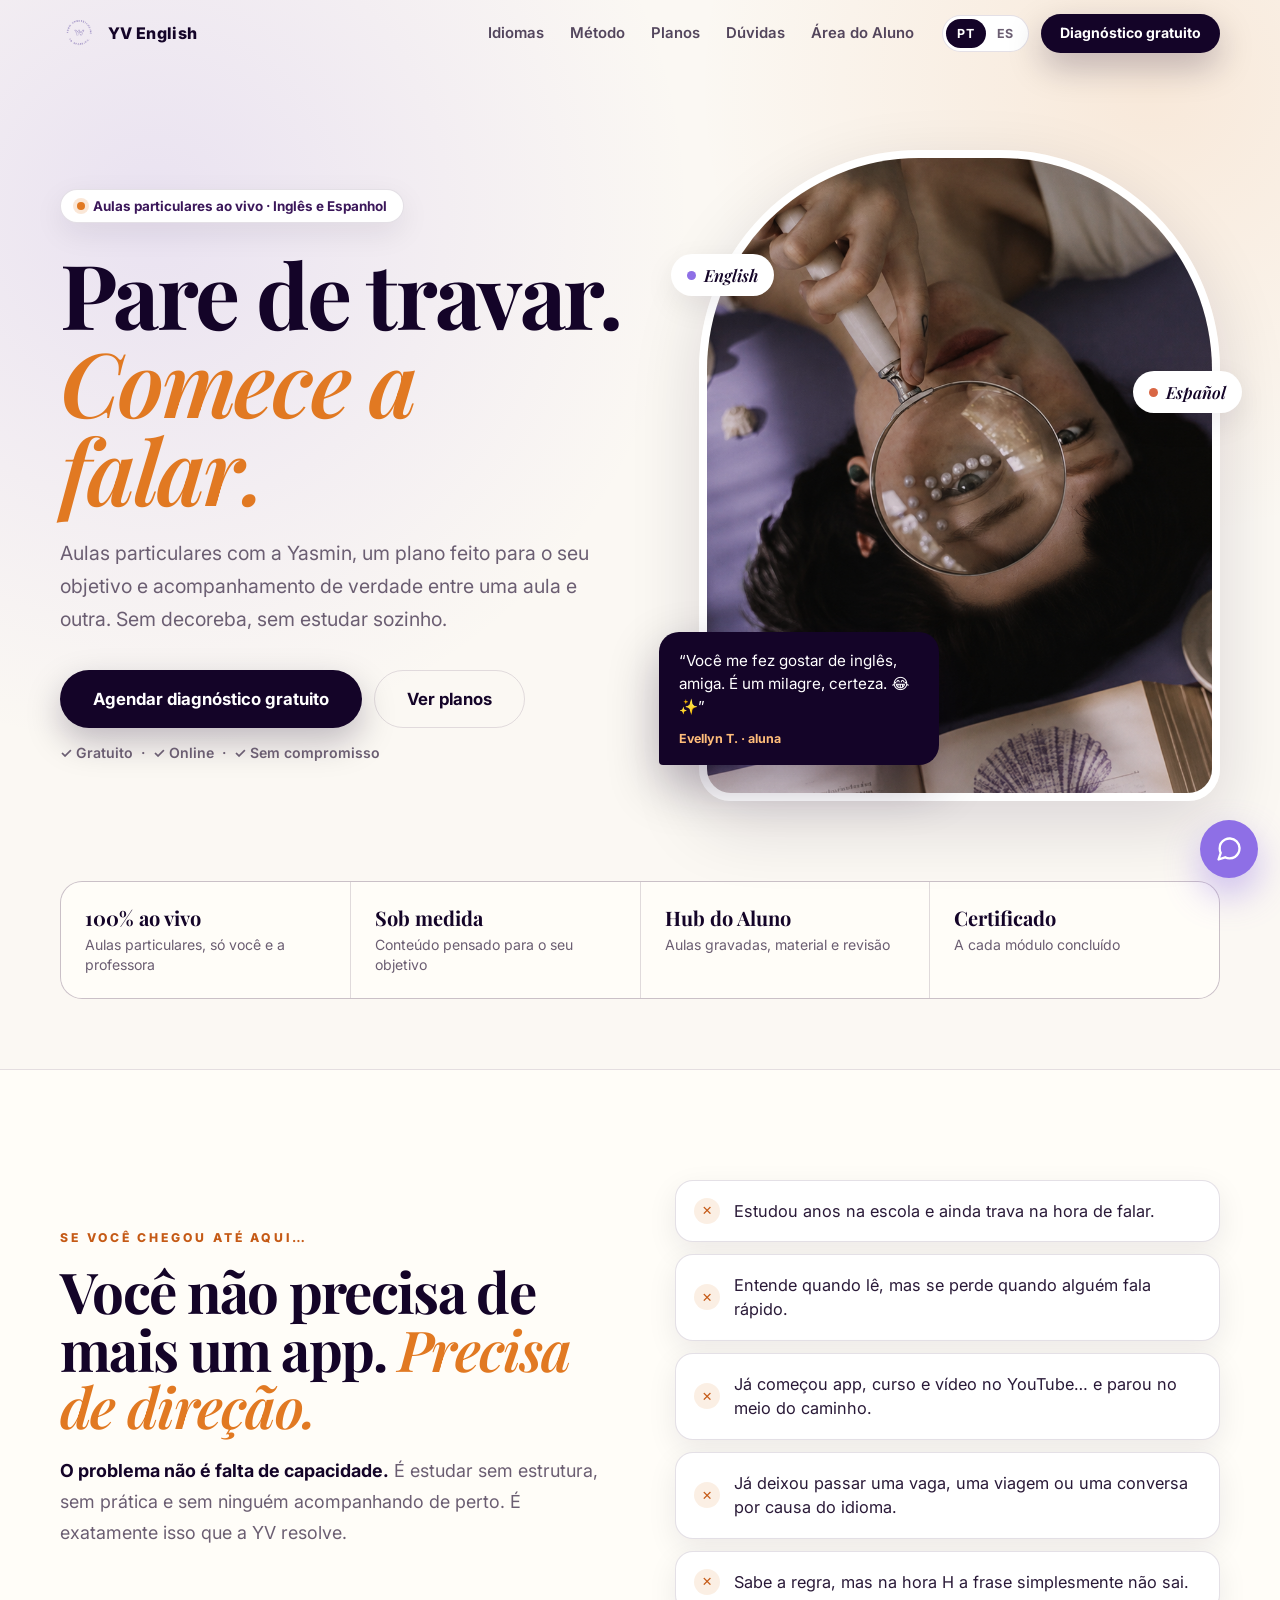
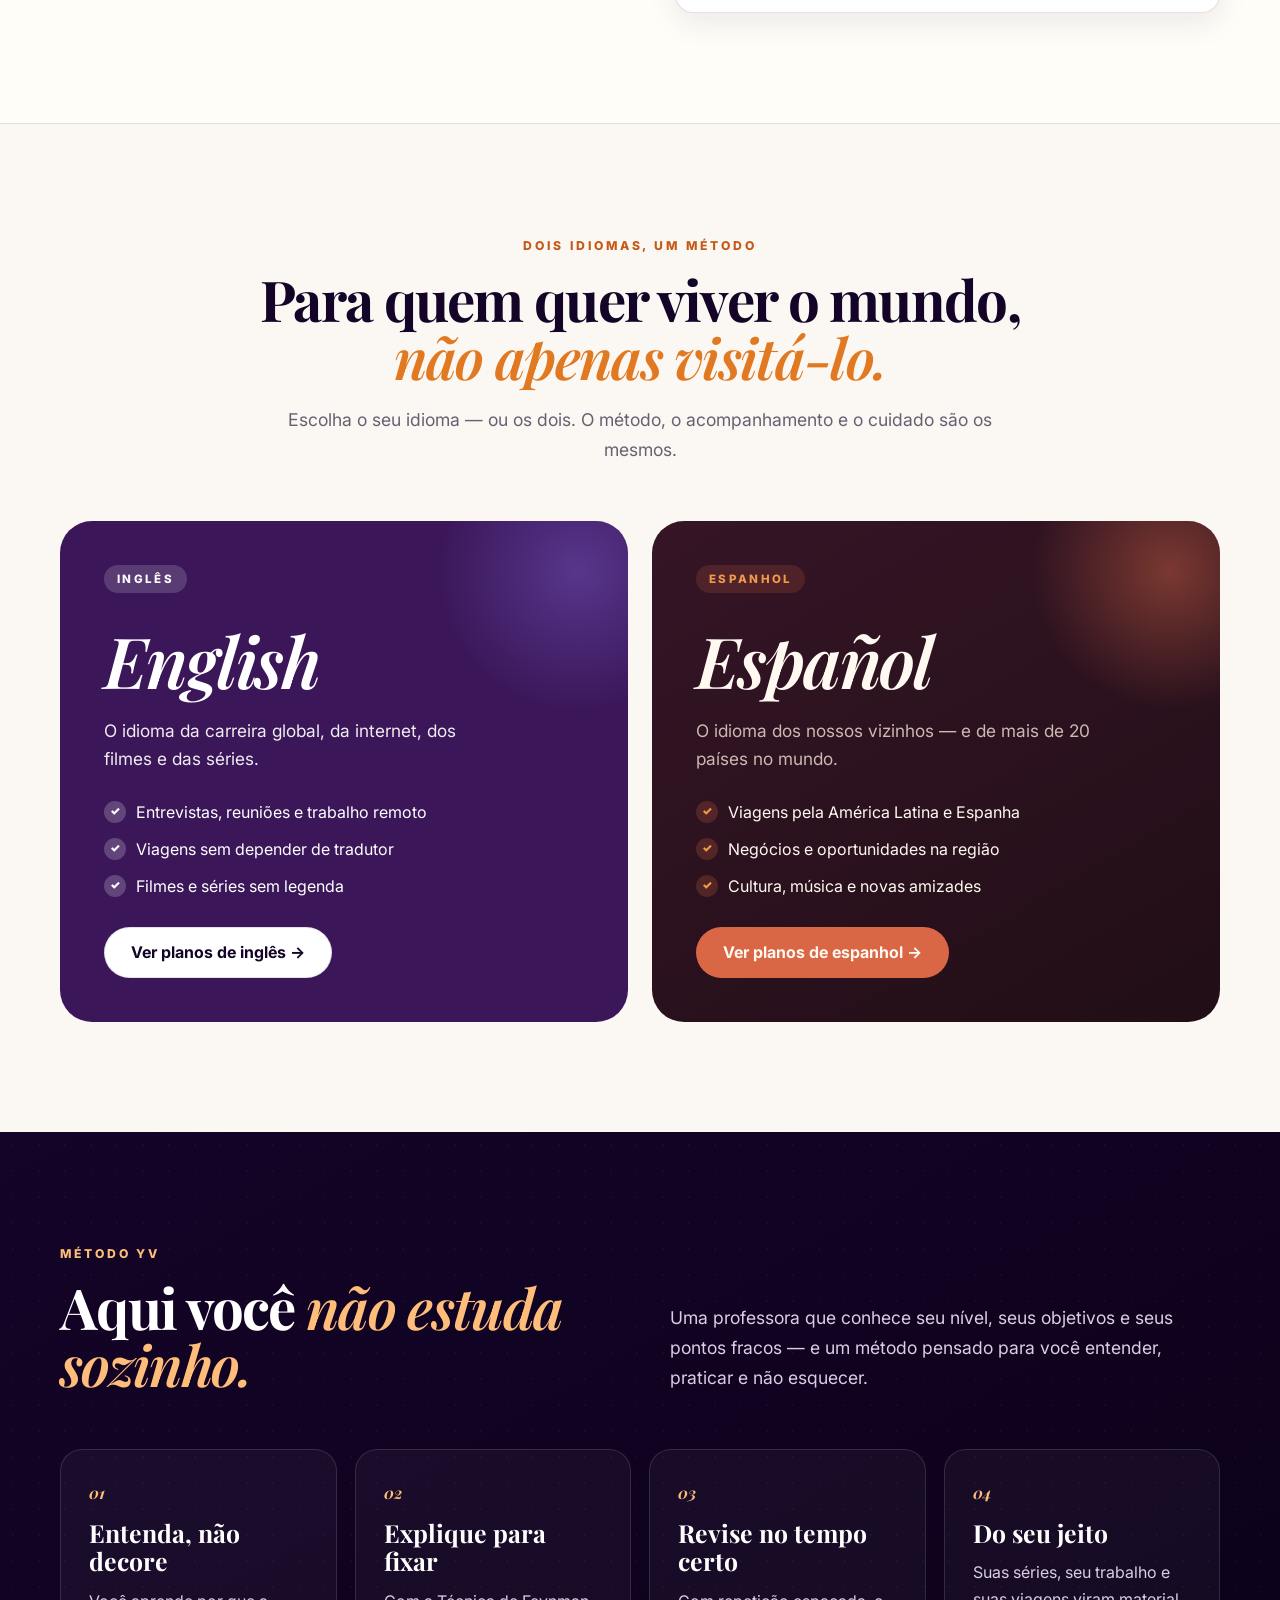
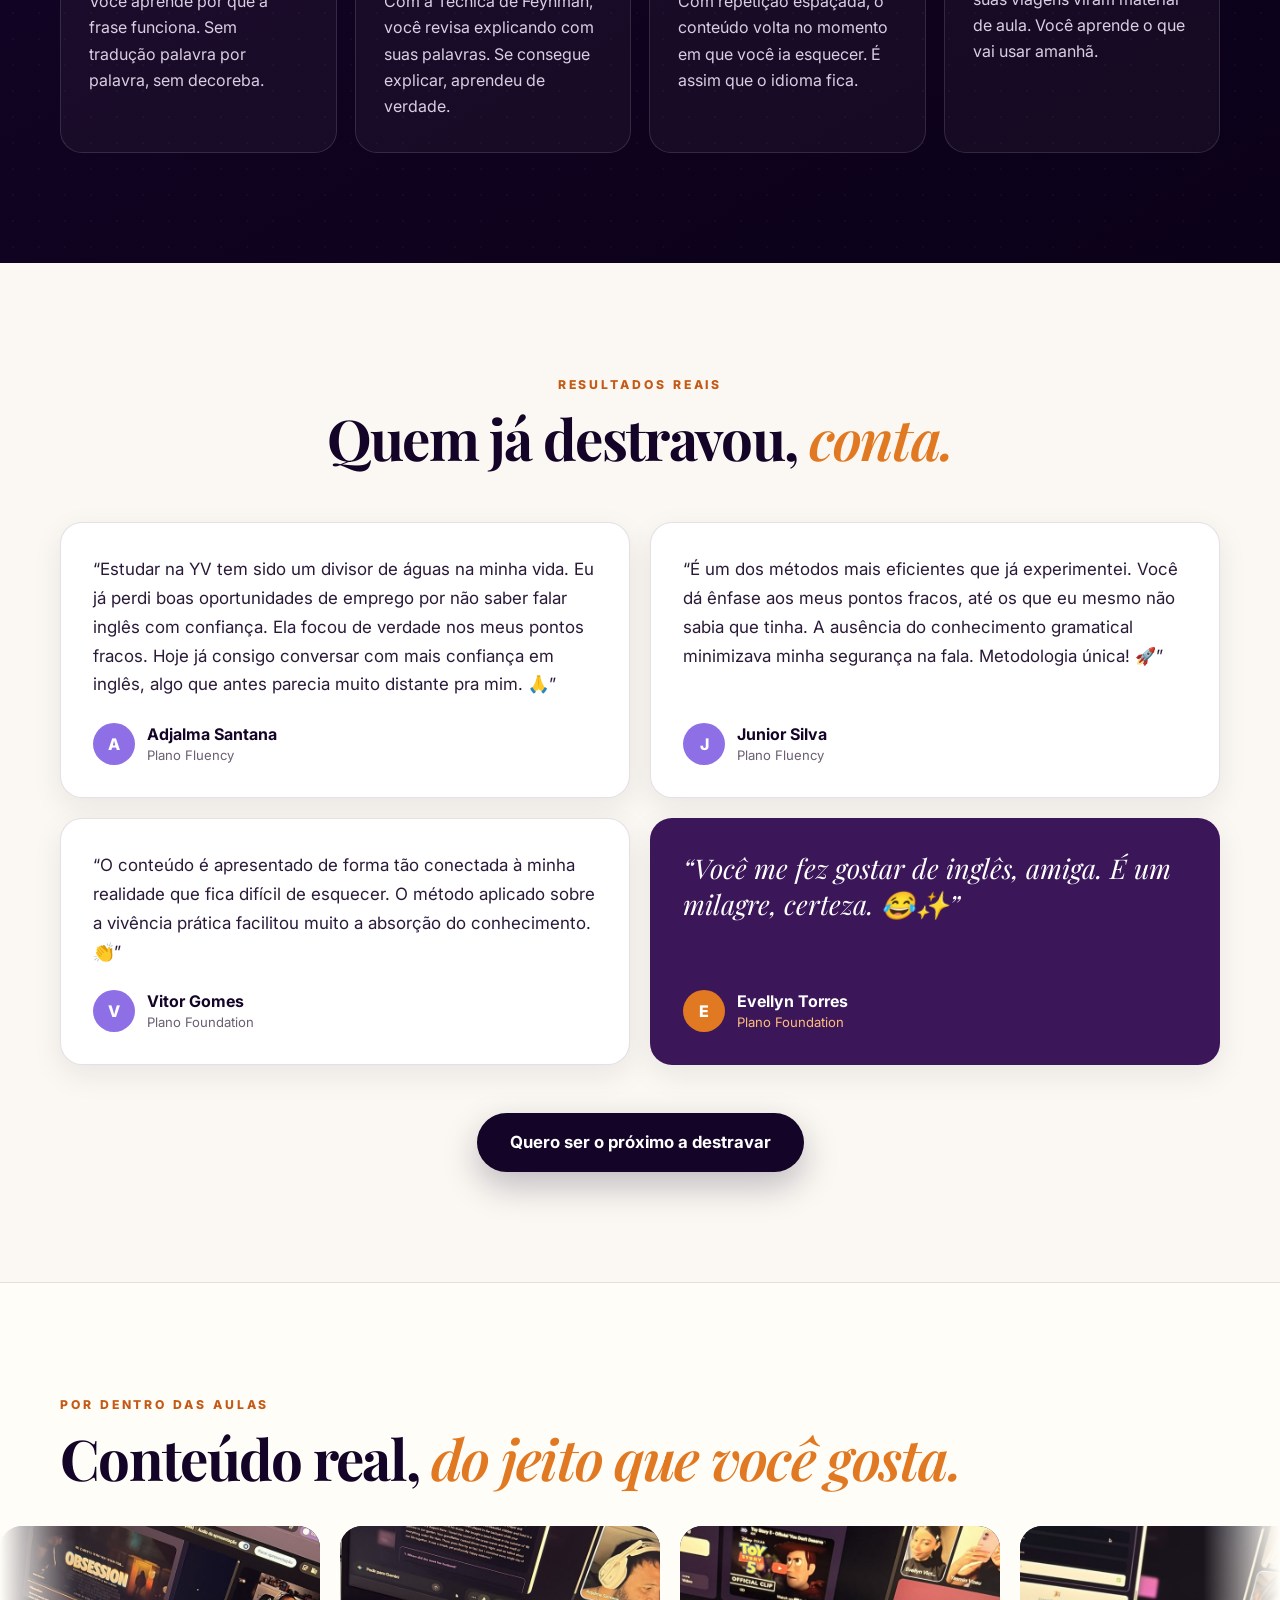
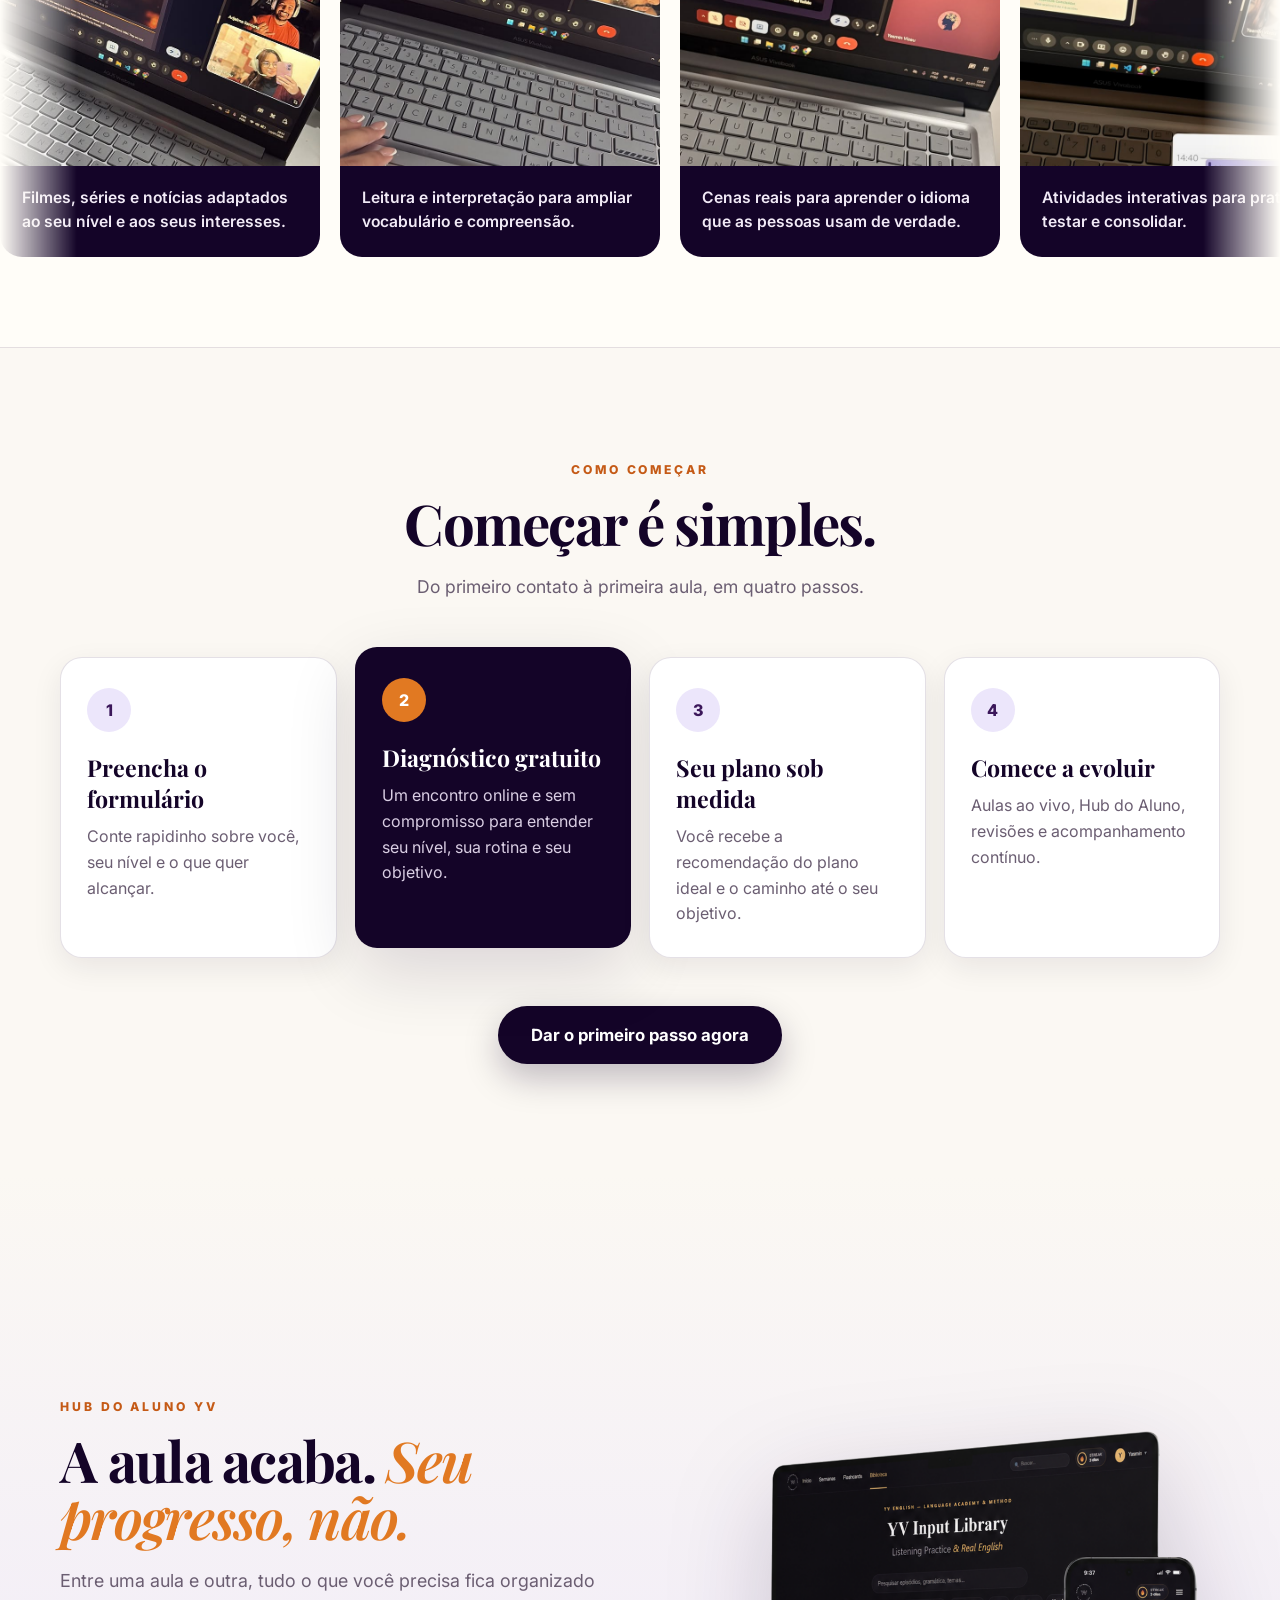
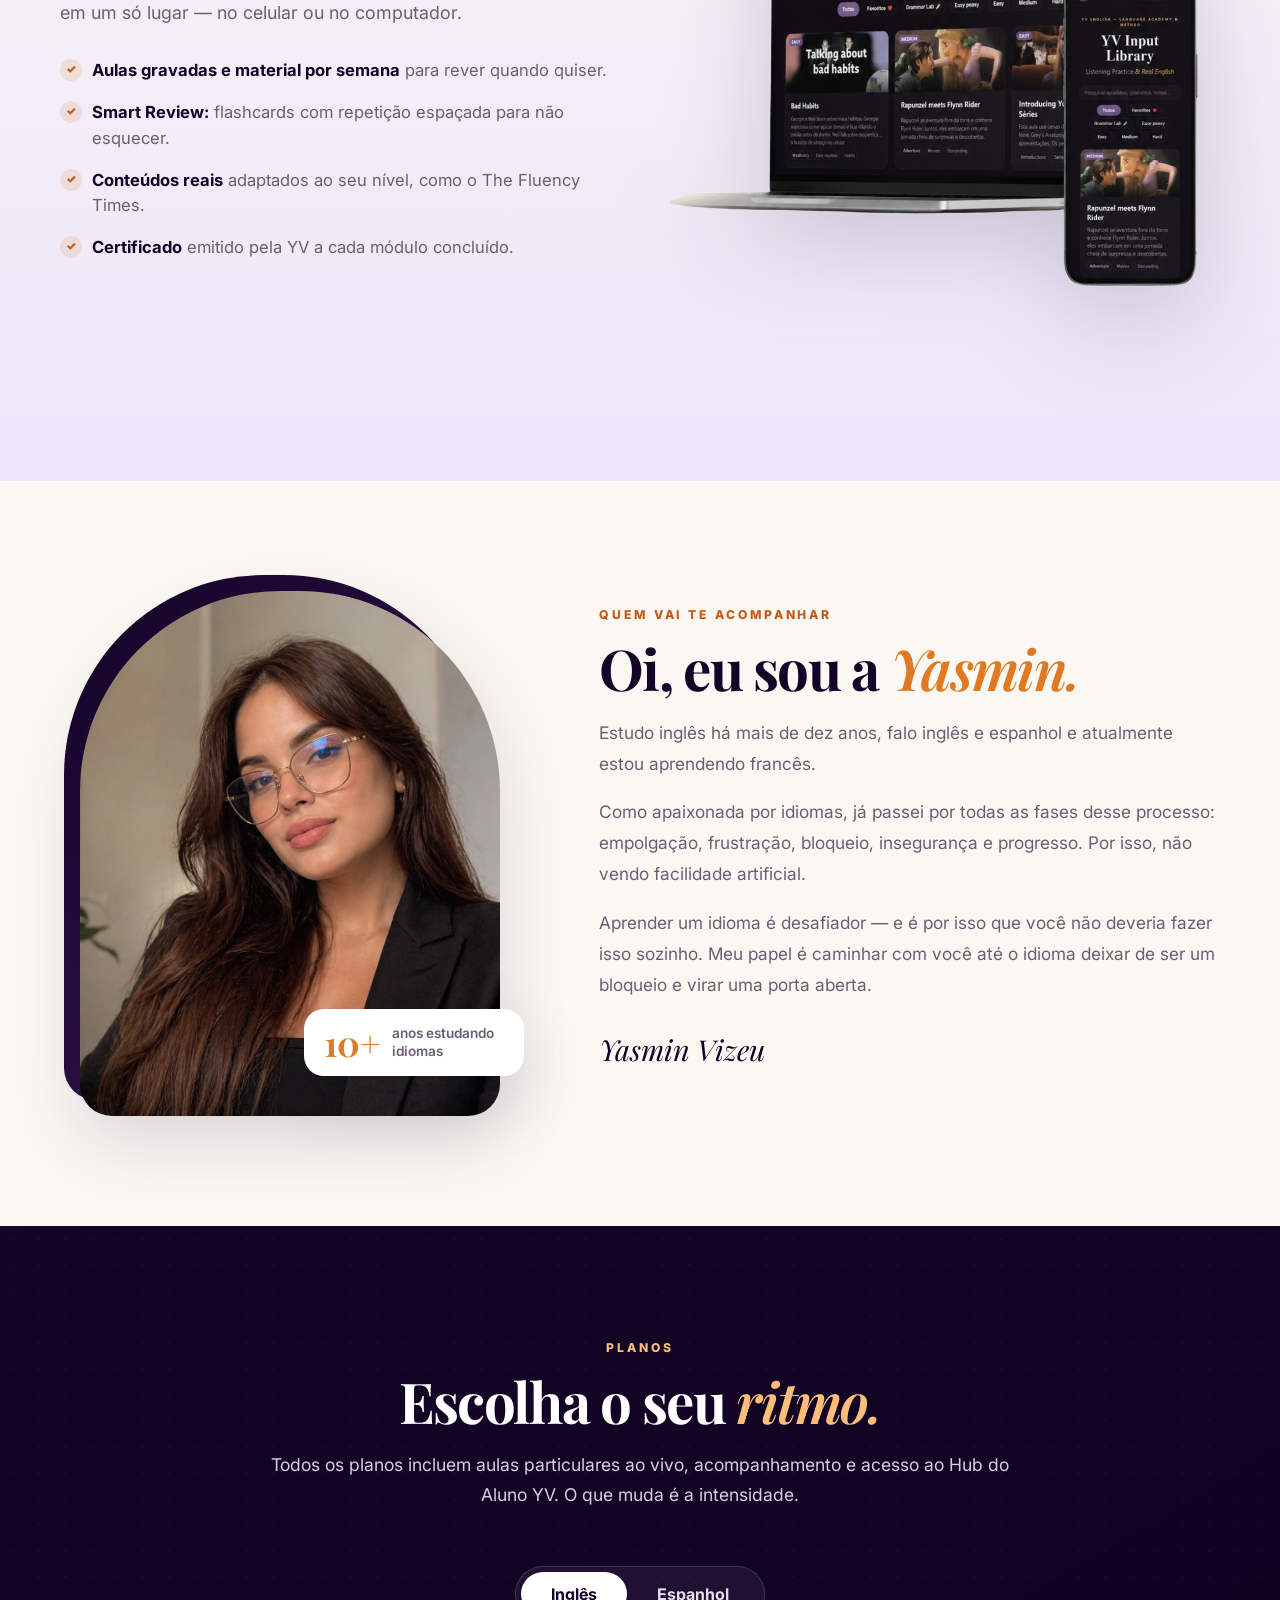
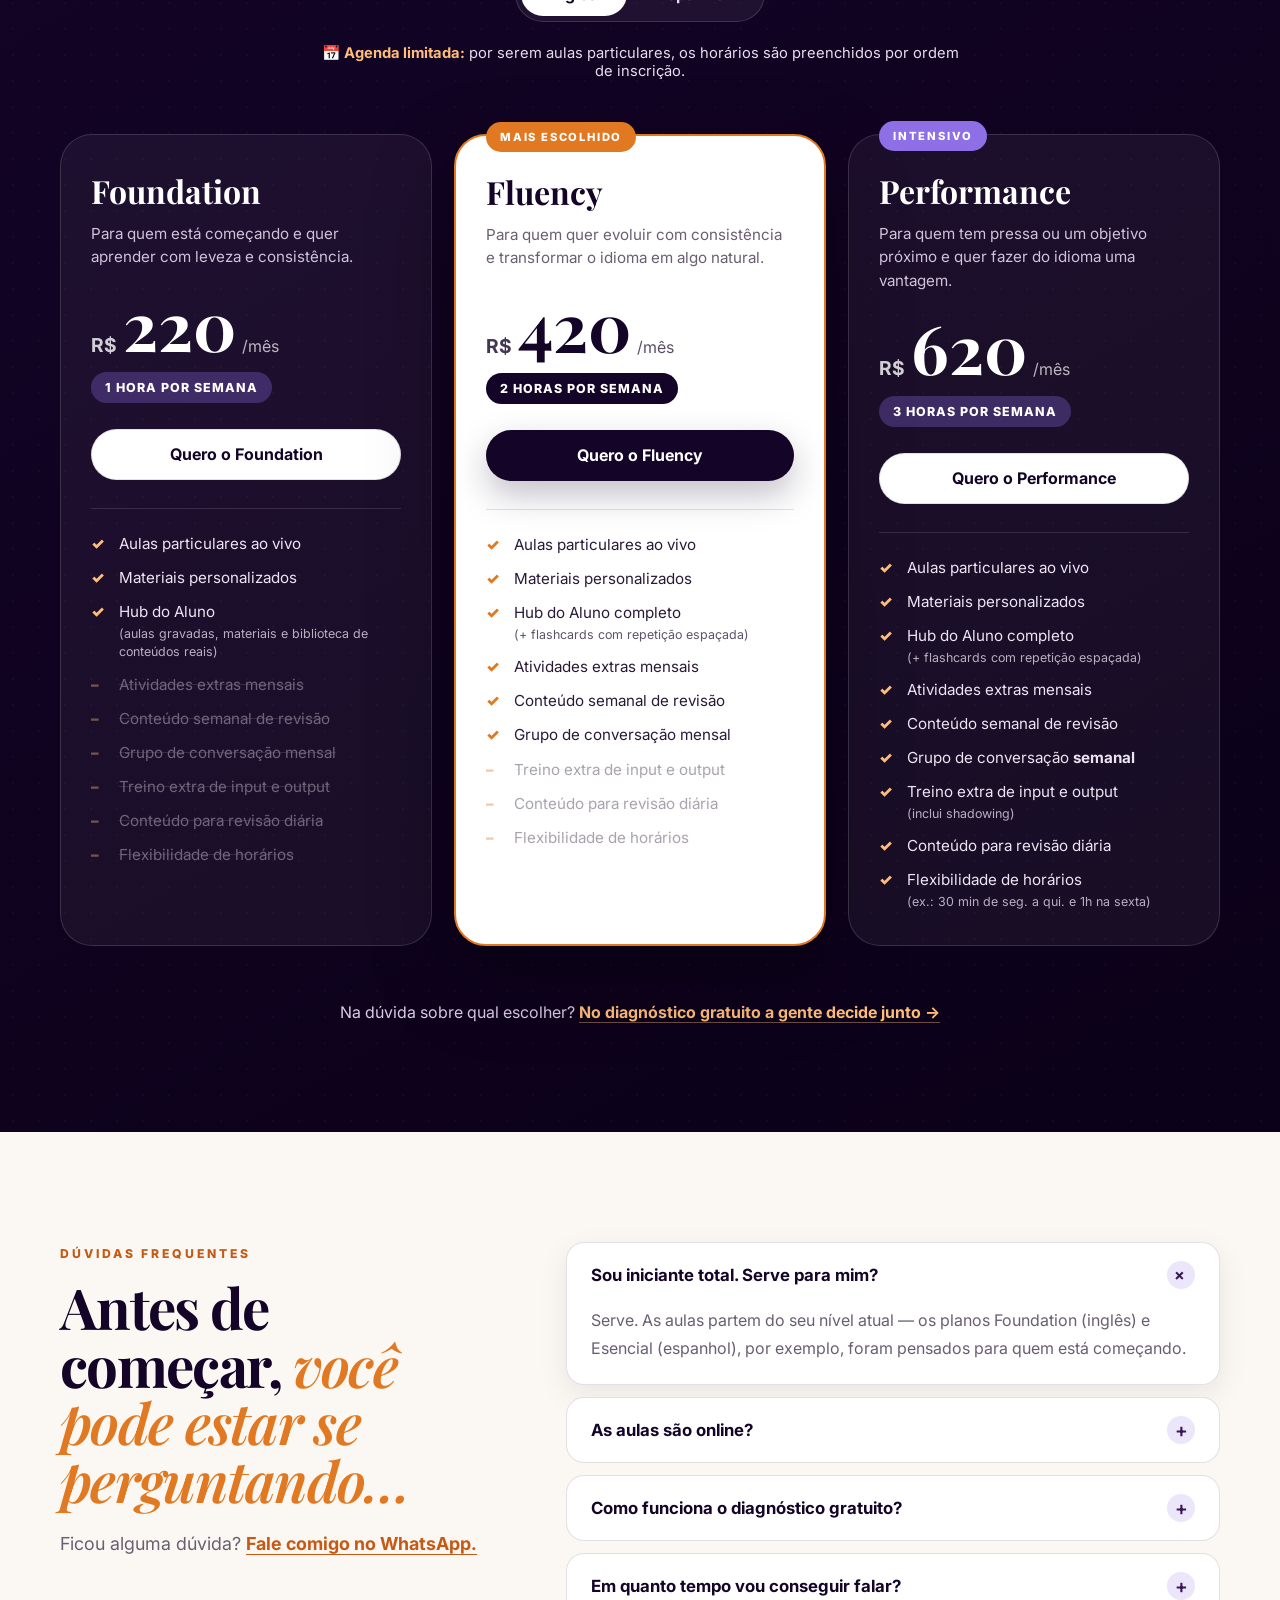
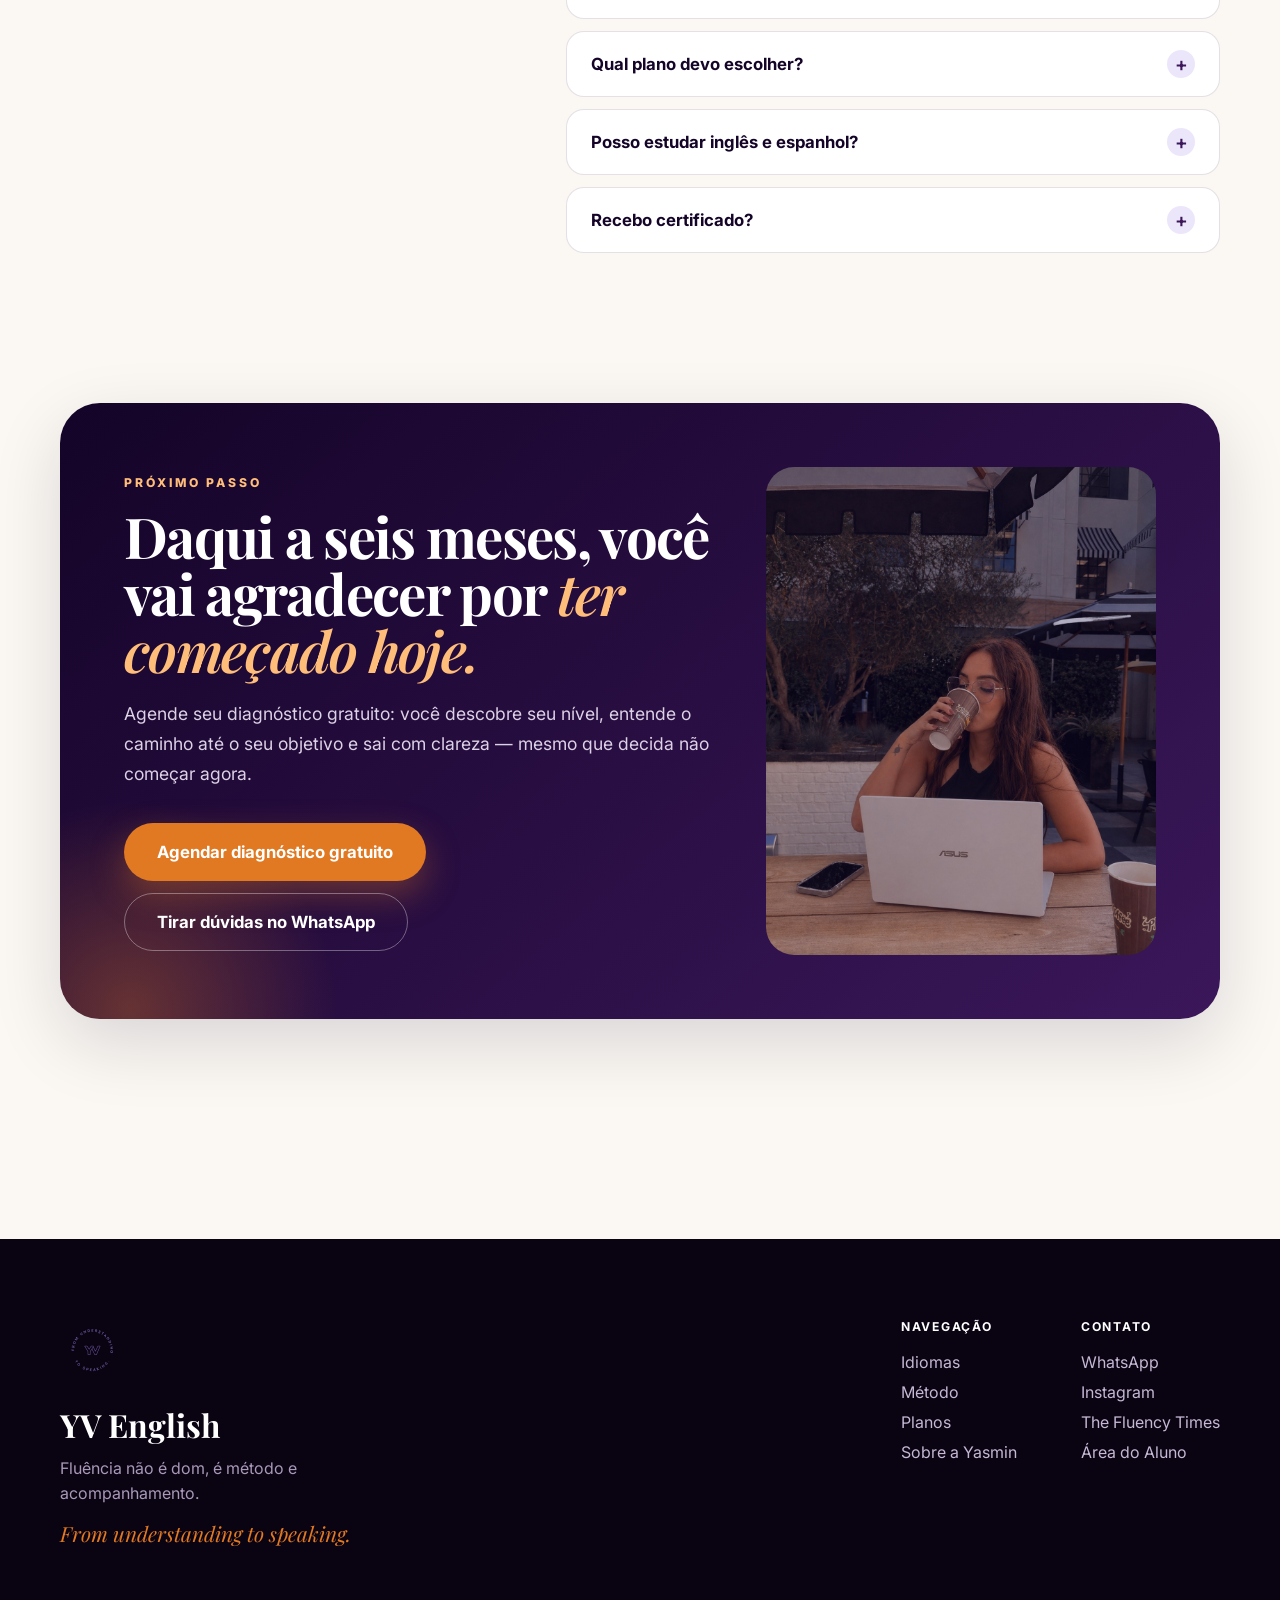
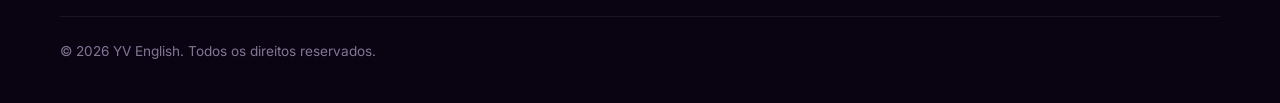
<file: index.html>
<!DOCTYPE html>
<html lang="pt-BR">
<head>
  <meta charset="UTF-8" />
  <meta name="viewport" content="width=device-width, initial-scale=1.0" />
  <title>YV English | Aulas Particulares de Inglês e Espanhol</title>
  <meta name="description" content="Aulas particulares de inglês e espanhol, ao vivo e online, com plano feito para o seu objetivo e acompanhamento real. Agende seu diagnóstico gratuito." />
  <meta name="keywords" content="aulas particulares de inglês, aulas particulares de espanhol, aulas de inglês online, aulas de espanhol online, professora de inglês, professora de espanhol, YV English, fluência em inglês, fluência em espanhol" />
  <meta name="robots" content="index, follow" />
  <link rel="canonical" href="https://yvenglish.com/" />

  <meta property="og:type" content="website" />
  <meta property="og:url" content="https://yvenglish.com/" />
  <meta property="og:title" content="YV English | Aulas Particulares de Inglês e Espanhol" />
  <meta property="og:description" content="Pare de travar. Comece a falar. Aulas particulares ao vivo, plano sob medida e acompanhamento real." />
  <meta property="og:image" content="https://yvenglish.com/assets/logo-circular.png" />
  <meta property="og:site_name" content="YV English" />

  <meta name="twitter:card" content="summary_large_image" />
  <meta name="twitter:title" content="YV English | Aulas Particulares de Inglês e Espanhol" />
  <meta name="twitter:description" content="Chega de estudar sozinho. Aulas particulares de inglês e espanhol sob medida para a sua rotina." />
  <meta name="twitter:image" content="https://yvenglish.com/assets/logo-circular.png" />

  <meta name="theme-color" content="#140428" />

  <script type="application/ld+json">
  {
    "@context": "https://schema.org",
    "@graph": [
      {
        "@type": "EducationalOrganization",
        "name": "YV English",
        "url": "https://yvenglish.com/",
        "logo": "https://yvenglish.com/assets/logo-circular.png",
        "description": "Aulas particulares de inglês e espanhol, ao vivo e online, com método próprio e acompanhamento contínuo.",
        "founder": { "@type": "Person", "name": "Yasmin Vizeu" },
        "sameAs": ["https://instagram.com/yvenglish"]
      },
      {
        "@type": "Service",
        "serviceType": "Aulas Particulares de Inglês",
        "provider": { "@type": "EducationalOrganization", "name": "YV English" },
        "areaServed": "BR",
        "availableLanguage": ["Portuguese", "Spanish"]
      },
      {
        "@type": "Service",
        "serviceType": "Aulas Particulares de Espanhol",
        "provider": { "@type": "EducationalOrganization", "name": "YV English" },
        "areaServed": "BR",
        "availableLanguage": ["Portuguese", "Spanish"]
      }
    ]
  }
  </script>
  <link rel="preconnect" href="https://fonts.googleapis.com">
  <link rel="preconnect" href="https://fonts.gstatic.com" crossorigin>
  <link href="https://fonts.googleapis.com/css2?family=Inter:wght@400;500;600;700;800&family=Playfair+Display:ital,wght@0,500;0,600;0,700;1,500;1,600;1,700&display=swap" rel="stylesheet">
  <link rel="stylesheet" href="style.css?v=9" />
</head>
<body>

  <!-- NAV -->
  <nav class="nav" id="nav">
    <div class="nav-inner">
      <a href="#topo" class="nav-logo">
        <img src="assets/logo-circular.png" alt="YV English" />
        <span>YV English</span>
      </a>

      <div class="nav-links" id="nav-links">
        <a href="#idiomas" data-i18n="nav.langs">Idiomas</a>
        <a href="#metodo" data-i18n="nav.method">Método</a>
        <a href="#planos" data-i18n="nav.plans">Planos</a>
        <a href="#duvidas" data-i18n="nav.faq">Dúvidas</a>
        <a href="https://yv-english-hub.vercel.app" target="_blank" rel="noopener" data-i18n="nav.hub">Área do Aluno</a>
      </div>

      <div class="nav-actions">
        <div class="lang-switch" role="group" aria-label="Idioma do site">
          <button type="button" data-site-lang="pt" class="active">PT</button>
          <button type="button" data-site-lang="es">ES</button>
        </div>
        <a class="btn btn-primary btn-sm nav-cta" href="https://yvenglish.github.io/yv_novo_aluno_form/" target="_blank" rel="noopener" data-i18n="nav.cta">Diagnóstico gratuito</a>
        <button class="menu-toggle" id="menu-toggle" aria-label="Abrir menu" aria-expanded="false">
          <span></span><span></span><span></span>
        </button>
      </div>
    </div>
  </nav>

  <!-- HERO -->
  <header class="hero" id="topo">
    <div class="container hero-grid">
      <div class="hero-copy">
        <!-- Black Friday no computador: faixa no início do hero (no celular fica no botão "Ver planos") -->
        <a href="#planos" class="bf-hero bf-only only-desktop">
          <span class="bf-hero-tag">Black Friday</span>
          <span class="bf-hero-text">
            <strong data-i18n="bf.hero.title">Economize até R$ 480 por ano</strong>
            <small data-i18n="bf.hero.sub">Desconto garantido enquanto você estudar com a gente · matrículas até 30/11</small>
          </span>
          <span class="countdown" data-countdown aria-label="Tempo restante da Black Friday">
            <span><b data-cd="d">00</b><small data-i18n="bf.d">dias</small></span>
            <span><b data-cd="h">00</b><small data-i18n="bf.h">horas</small></span>
            <span><b data-cd="m">00</b><small data-i18n="bf.m">min</small></span>
            <span><b data-cd="s">00</b><small data-i18n="bf.s">seg</small></span>
          </span>
        </a>
        <span class="pill" data-i18n="hero.eyebrow">Aulas particulares ao vivo · Inglês e Espanhol</span>
        <h1 data-i18n="hero.title">Pare de travar.<br><em>Comece a falar.</em></h1>
        <p class="hero-sub" data-i18n="hero.sub">Aulas particulares com a Yasmin, um plano feito para o seu objetivo e acompanhamento de verdade entre uma aula e outra. Sem decoreba, sem estudar sozinho.</p>

        <div class="hero-ctas">
          <a class="btn btn-primary btn-lg" href="https://yvenglish.github.io/yv_novo_aluno_form/" target="_blank" rel="noopener" data-i18n="hero.cta">Agendar diagnóstico gratuito</a>
          <div class="cta-bf">
            <a class="btn btn-ghost btn-lg btn-bf" href="#planos">
              <span class="btn-bf-tag bf-only only-mobile">Black Friday</span>
              <span data-i18n="hero.cta2">Ver planos</span>
            </a>
            <span class="bf-timer bf-only only-mobile" data-countdown aria-label="Tempo restante da Black Friday">
              <span data-i18n="bf.ends">termina em</span>
              <b data-cd="d">00</b>d <b data-cd="h">00</b>h <b data-cd="m">00</b>m <b data-cd="s">00</b>s
            </span>
          </div>
        </div>
        <p class="hero-micro" data-i18n="hero.micro">✓ Gratuito &nbsp;·&nbsp; ✓ Online &nbsp;·&nbsp; ✓ Sem compromisso</p>
      </div>

      <div class="hero-visual">
        <div class="hero-photo">
          <img src="assets/identidade.png" alt="Identidade visual YV English" />
        </div>
        <div class="float-chip chip-en"><span class="dot"></span>English</div>
        <div class="float-chip chip-es"><span class="dot"></span>Español</div>
        <div class="float-quote">
          <p>“Você me fez gostar de inglês, amiga. É um milagre, certeza. 😂✨”</p>
          <span>Evellyn T. · <span data-i18n="common.student">aluna</span></span>
        </div>
      </div>
    </div>

    <div class="container hero-strip">
      <div><strong data-i18n="strip.1t">100% ao vivo</strong><span data-i18n="strip.1">Aulas particulares, só você e a professora</span></div>
      <div><strong data-i18n="strip.2t">Sob medida</strong><span data-i18n="strip.2">Conteúdo pensado para o seu objetivo</span></div>
      <div><strong data-i18n="strip.3t">Hub do Aluno</strong><span data-i18n="strip.3">Aulas gravadas, material e revisão</span></div>
      <div><strong data-i18n="strip.4t">Certificado</strong><span data-i18n="strip.4">A cada módulo concluído</span></div>
    </div>
  </header>

  <main>

    <!-- DOR -->
    <section class="section pain">
      <div class="container pain-grid">
        <div>
          <span class="label" data-i18n="pain.label">Se você chegou até aqui…</span>
          <h2 data-i18n="pain.title">Você não precisa de mais um app. <em>Precisa de direção.</em></h2>
          <p class="lead" data-i18n="pain.close"><strong>O problema não é falta de capacidade.</strong> É estudar sem estrutura, sem prática e sem ninguém acompanhando de perto. É exatamente isso que a YV resolve.</p>
        </div>
        <ul class="pain-list">
          <li data-i18n="pain.1">Estudou anos na escola e ainda trava na hora de falar.</li>
          <li data-i18n="pain.2">Entende quando lê, mas se perde quando alguém fala rápido.</li>
          <li data-i18n="pain.3">Já começou app, curso e vídeo no YouTube… e parou no meio do caminho.</li>
          <li data-i18n="pain.4">Já deixou passar uma vaga, uma viagem ou uma conversa por causa do idioma.</li>
          <li data-i18n="pain.5">Sabe a regra, mas na hora H a frase simplesmente não sai.</li>
        </ul>
      </div>
    </section>

    <!-- IDIOMAS -->
    <section class="section langs" id="idiomas">
      <div class="container">
        <div class="head center">
          <span class="label" data-i18n="langs.label">Dois idiomas, um método</span>
          <h2 data-i18n="langs.title">Para quem quer viver o mundo, <em>não apenas visitá-lo.</em></h2>
          <p data-i18n="langs.sub">Escolha o seu idioma — ou os dois. O método, o acompanhamento e o cuidado são os mesmos.</p>
        </div>

        <div class="lang-cards">
          <article class="lang-card lang-en">
            <div class="lang-card-top">
              <span class="tag" data-i18n="langs.en.tag">Inglês</span>
              <h3>English</h3>
              <p data-i18n="langs.en.text">O idioma da carreira global, da internet, dos filmes e das séries.</p>
            </div>
            <ul class="checks">
              <li data-i18n="langs.en.1">Entrevistas, reuniões e trabalho remoto</li>
              <li data-i18n="langs.en.2">Viagens sem depender de tradutor</li>
              <li data-i18n="langs.en.3">Filmes e séries sem legenda</li>
            </ul>
            <a class="btn btn-light" href="#planos" data-pick-lang="en" data-i18n="langs.en.cta">Ver planos de inglês →</a>
          </article>

          <article class="lang-card lang-es">
            <div class="lang-card-top">
              <span class="tag" data-i18n="langs.es.tag">Espanhol</span>
              <h3>Español</h3>
              <p data-i18n="langs.es.text">O idioma dos nossos vizinhos — e de mais de 20 países no mundo.</p>
            </div>
            <ul class="checks">
              <li data-i18n="langs.es.1">Viagens pela América Latina e Espanha</li>
              <li data-i18n="langs.es.2">Negócios e oportunidades na região</li>
              <li data-i18n="langs.es.3">Cultura, música e novas amizades</li>
            </ul>
            <a class="btn btn-light" href="#planos" data-pick-lang="es" data-i18n="langs.es.cta">Ver planos de espanhol →</a>
          </article>
        </div>
      </div>
    </section>

    <!-- MÉTODO -->
    <section class="section dark method" id="metodo">
      <div class="container">
        <div class="head method-head">
          <div>
            <span class="label orange" data-i18n="method.label">Método YV</span>
            <h2 data-i18n="method.title">Aqui você <em>não estuda sozinho.</em></h2>
          </div>
          <p data-i18n="method.sub">Uma professora que conhece seu nível, seus objetivos e seus pontos fracos — e um método pensado para você entender, praticar e não esquecer.</p>
        </div>
        <div class="method-grid">
          <article>
            <span class="num">01</span>
            <h3 data-i18n="method.1t">Entenda, não decore</h3>
            <p data-i18n="method.1">Você aprende por que a frase funciona. Sem tradução palavra por palavra, sem decoreba.</p>
          </article>
          <article>
            <span class="num">02</span>
            <h3 data-i18n="method.2t">Explique para fixar</h3>
            <p data-i18n="method.2">Com a Técnica de Feynman, você revisa explicando com suas palavras. Se consegue explicar, aprendeu de verdade.</p>
          </article>
          <article>
            <span class="num">03</span>
            <h3 data-i18n="method.3t">Revise no tempo certo</h3>
            <p data-i18n="method.3">Com repetição espaçada, o conteúdo volta no momento em que você ia esquecer. É assim que o idioma fica.</p>
          </article>
          <article>
            <span class="num">04</span>
            <h3 data-i18n="method.4t">Do seu jeito</h3>
            <p data-i18n="method.4">Suas séries, seu trabalho e suas viagens viram material de aula. Você aprende o que vai usar amanhã.</p>
          </article>
        </div>
      </div>
    </section>

    <!-- DEPOIMENTOS -->
    <section class="section proof" id="depoimentos">
      <div class="container">
        <div class="head center">
          <span class="label" data-i18n="proof.label">Resultados reais</span>
          <h2 data-i18n="proof.title">Quem já destravou, <em>conta.</em></h2>
        </div>
        <div class="proof-grid">
          <article class="quote">
            <p>“Estudar na YV tem sido um divisor de águas na minha vida. Eu já perdi boas oportunidades de emprego por não saber falar inglês com confiança. Ela focou de verdade nos meus pontos fracos. Hoje já consigo conversar com mais confiança em inglês, algo que antes parecia muito distante pra mim. 🙏”</p>
            <footer><span class="avatar">A</span><div><strong>Adjalma Santana</strong><span>Plano Fluency</span></div></footer>
          </article>
          <article class="quote">
            <p>“É um dos métodos mais eficientes que já experimentei. Você dá ênfase aos meus pontos fracos, até os que eu mesmo não sabia que tinha. A ausência do conhecimento gramatical minimizava minha segurança na fala. Metodologia única! 🚀”</p>
            <footer><span class="avatar">J</span><div><strong>Junior Silva</strong><span>Plano Fluency</span></div></footer>
          </article>
          <article class="quote">
            <p>“O conteúdo é apresentado de forma tão conectada à minha realidade que fica difícil de esquecer. O método aplicado sobre a vivência prática facilitou muito a absorção do conhecimento. 👏”</p>
            <footer><span class="avatar">V</span><div><strong>Vitor Gomes</strong><span>Plano Foundation</span></div></footer>
          </article>
          <article class="quote quote-accent">
            <p>“Você me fez gostar de inglês, amiga. É um milagre, certeza. 😂✨”</p>
            <footer><span class="avatar">E</span><div><strong>Evellyn Torres</strong><span>Plano Foundation</span></div></footer>
          </article>
        </div>
        <div class="center-cta">
          <a class="btn btn-primary btn-lg" href="https://yvenglish.github.io/yv_novo_aluno_form/" target="_blank" rel="noopener" data-i18n="proof.cta">Quero ser o próximo a destravar</a>
        </div>
      </div>
    </section>

    <!-- FOTOS DAS AULAS -->
    <section class="section photos">
      <div class="container head">
        <span class="label" data-i18n="photos.label">Por dentro das aulas</span>
        <h2 data-i18n="photos.title">Conteúdo real, <em>do jeito que você gosta.</em></h2>
      </div>
      <div class="marquee">
        <div class="marquee-track">
          <figure class="photo-card"><img src="assets/aula1.jpeg" alt="Aula YV" loading="lazy"><figcaption data-i18n="photos.1">Filmes, séries e notícias adaptados ao seu nível e aos seus interesses.</figcaption></figure>
          <figure class="photo-card"><img src="assets/aula3.jpeg" alt="Aula YV" loading="lazy"><figcaption data-i18n="photos.2">Leitura e interpretação para ampliar vocabulário e compreensão.</figcaption></figure>
          <figure class="photo-card"><img src="assets/aula4.jpeg" alt="Aula YV" loading="lazy"><figcaption data-i18n="photos.3">Cenas reais para aprender o idioma que as pessoas usam de verdade.</figcaption></figure>
          <figure class="photo-card"><img src="assets/aula5.jpeg" alt="Aula YV" loading="lazy"><figcaption data-i18n="photos.4">Atividades interativas para praticar, testar e consolidar.</figcaption></figure>
          <figure class="photo-card"><img src="assets/aula6.jpeg" alt="Aula YV" loading="lazy"><figcaption data-i18n="photos.5">Um Hub personalizado para continuar aprendendo fora da aula.</figcaption></figure>
          <figure class="photo-card" aria-hidden="true"><img src="assets/aula1.jpeg" alt="" loading="lazy"><figcaption data-i18n="photos.1">Filmes, séries e notícias adaptados ao seu nível e aos seus interesses.</figcaption></figure>
          <figure class="photo-card" aria-hidden="true"><img src="assets/aula3.jpeg" alt="" loading="lazy"><figcaption data-i18n="photos.2">Leitura e interpretação para ampliar vocabulário e compreensão.</figcaption></figure>
          <figure class="photo-card" aria-hidden="true"><img src="assets/aula4.jpeg" alt="" loading="lazy"><figcaption data-i18n="photos.3">Cenas reais para aprender o idioma que as pessoas usam de verdade.</figcaption></figure>
          <figure class="photo-card" aria-hidden="true"><img src="assets/aula5.jpeg" alt="" loading="lazy"><figcaption data-i18n="photos.4">Atividades interativas para praticar, testar e consolidar.</figcaption></figure>
          <figure class="photo-card" aria-hidden="true"><img src="assets/aula6.jpeg" alt="" loading="lazy"><figcaption data-i18n="photos.5">Um Hub personalizado para continuar aprendendo fora da aula.</figcaption></figure>
        </div>
      </div>
    </section>

    <!-- COMO COMEÇAR -->
    <section class="section steps">
      <div class="container">
        <div class="head center">
          <span class="label" data-i18n="steps.label">Como começar</span>
          <h2 data-i18n="steps.title">Começar é simples.</h2>
          <p data-i18n="steps.sub">Do primeiro contato à primeira aula, em quatro passos.</p>
        </div>
        <ol class="steps-grid">
          <li>
            <span class="num">1</span>
            <h3 data-i18n="steps.1t">Preencha o formulário</h3>
            <p data-i18n="steps.1">Conte rapidinho sobre você, seu nível e o que quer alcançar.</p>
          </li>
          <li class="featured">
            <span class="num">2</span>
            <h3 data-i18n="steps.2t">Diagnóstico gratuito</h3>
            <p data-i18n="steps.2">Um encontro online e sem compromisso para entender seu nível, sua rotina e seu objetivo.</p>
          </li>
          <li>
            <span class="num">3</span>
            <h3 data-i18n="steps.3t">Seu plano sob medida</h3>
            <p data-i18n="steps.3">Você recebe a recomendação do plano ideal e o caminho até o seu objetivo.</p>
          </li>
          <li>
            <span class="num">4</span>
            <h3 data-i18n="steps.4t">Comece a evoluir</h3>
            <p data-i18n="steps.4">Aulas ao vivo, Hub do Aluno, revisões e acompanhamento contínuo.</p>
          </li>
        </ol>
        <div class="center-cta">
          <a class="btn btn-primary btn-lg" href="https://yvenglish.github.io/yv_novo_aluno_form/" target="_blank" rel="noopener" data-i18n="steps.cta">Dar o primeiro passo agora</a>
        </div>
      </div>
    </section>

    <!-- HUB -->
    <section class="section hub">
      <div class="container hub-grid">
        <div>
          <span class="label" data-i18n="hub.label">Hub do Aluno YV</span>
          <h2 data-i18n="hub.title">A aula acaba. <em>Seu progresso, não.</em></h2>
          <p class="lead" data-i18n="hub.sub">Entre uma aula e outra, tudo o que você precisa fica organizado em um só lugar — no celular ou no computador.</p>
          <ul class="checks big">
            <li data-i18n="hub.1"><strong>Aulas gravadas e material por semana</strong> para rever quando quiser.</li>
            <li data-i18n="hub.2"><strong>Smart Review:</strong> flashcards com repetição espaçada para não esquecer.</li>
            <li data-i18n="hub.3"><strong>Conteúdos reais</strong> adaptados ao seu nível, como o The Fluency Times.</li>
            <li data-i18n="hub.4"><strong>Certificado</strong> emitido pela YV a cada módulo concluído.</li>
          </ul>
        </div>
        <div class="hub-visual">
          <img src="assets/mockuptransparente.png" alt="Hub do Aluno YV no celular e no computador" loading="lazy" />
        </div>
      </div>
    </section>

    <!-- SOBRE -->
    <section class="section about" id="sobre">
      <div class="container about-grid">
        <div class="about-photo">
          <img src="assets/yasmin-profissional.jpeg" alt="Yasmin Vizeu, fundadora da YV English" loading="lazy" />
          <div class="about-badge">
            <strong>10+</strong>
            <span data-i18n="about.badge">anos estudando idiomas</span>
          </div>
        </div>
        <div>
          <span class="label" data-i18n="about.label">Quem vai te acompanhar</span>
          <h2 data-i18n="about.title">Oi, eu sou a <em>Yasmin.</em></h2>
          <p data-i18n="about.1">Estudo inglês há mais de dez anos, falo inglês e espanhol e atualmente estou aprendendo francês.</p>
          <p data-i18n="about.2">Como apaixonada por idiomas, já passei por todas as fases desse processo: empolgação, frustração, bloqueio, insegurança e progresso. Por isso, não vendo facilidade artificial.</p>
          <p data-i18n="about.3">Aprender um idioma é desafiador — e é por isso que você não deveria fazer isso sozinho. Meu papel é caminhar com você até o idioma deixar de ser um bloqueio e virar uma porta aberta.</p>
          <p class="signature">Yasmin Vizeu</p>
        </div>
      </div>
    </section>

    <!-- PLANOS -->
    <section class="section dark plans" id="planos">
      <div class="container">
        <div class="head center">
          <span class="label orange" data-i18n="plans.label">Planos</span>
          <h2 data-i18n="plans.title">Escolha o seu <em>ritmo.</em></h2>
          <p data-i18n="plans.sub">Todos os planos incluem aulas particulares ao vivo, acompanhamento e acesso ao Hub do Aluno YV. O que muda é a intensidade.</p>
        </div>

        <div class="plan-lang" role="tablist" aria-label="Idioma das aulas">
          <button type="button" role="tab" data-plan-lang="en" class="active" aria-selected="true" data-i18n="plans.tab.en">Inglês</button>
          <button type="button" role="tab" data-plan-lang="es" aria-selected="false" data-i18n="plans.tab.es">Espanhol</button>
        </div>

        <div class="bf-plans bf-only">
          <p data-i18n="bf.plans">🖤 <strong>Black Friday YV:</strong> matricule-se até 30 de novembro e mantenha este preço enquanto estudar com a gente.</p>
          <span class="countdown countdown-sm" data-countdown>
            <span><b data-cd="d">00</b><small data-i18n="bf.d">dias</small></span>
            <span><b data-cd="h">00</b><small data-i18n="bf.h">horas</small></span>
            <span><b data-cd="m">00</b><small data-i18n="bf.m">min</small></span>
            <span><b data-cd="s">00</b><small data-i18n="bf.s">seg</small></span>
          </span>
        </div>

        <p class="scarcity" data-i18n="plans.scarcity">📅 <strong>Agenda limitada:</strong> por serem aulas particulares, os horários são preenchidos por ordem de inscrição.</p>

        <div class="plans-grid" data-plans="en">
          <article class="plan" data-plan="foundation">
            <h3>Foundation</h3>
            <p class="plan-for" data-i18n="plans.foundation.for">Para quem está começando e quer aprender com leveza e consistência.</p>
            <p class="price-old bf-only"><span class="bf-tag">Black Friday</span><s>R$ 220</s><span class="save">−R$ 20</span></p>
            <p class="price"><span class="cur">R$</span><strong data-regular="220" data-bf="200">200</strong><span class="per" data-i18n="plans.per">/mês</span></p>
            <p class="bf-year bf-only" data-year="240"></p>
            <p class="freq" data-i18n="plans.foundation.freq">1 hora por semana</p>
            <a class="btn btn-light btn-block" data-plan-cta href="https://yvenglish.github.io/yv_novo_aluno_form/" target="_blank" rel="noopener" data-i18n="plans.foundation.cta">Quero o Foundation</a>
            <ul class="feats">
              <li data-i18n="feat.1">Aulas particulares ao vivo</li>
              <li data-i18n="feat.2">Materiais personalizados</li>
              <li data-i18n="feat.hub.basic">Hub do Aluno <small>(aulas gravadas, materiais e biblioteca de conteúdos reais)</small></li>
              <li class="no" data-i18n="feat.3">Atividades extras mensais</li>
              <li class="no" data-i18n="feat.4">Conteúdo semanal de revisão</li>
              <li class="no" data-i18n="feat.5m">Grupo de conversação mensal</li>
              <li class="no" data-i18n="feat.6">Treino extra de input e output</li>
              <li class="no" data-i18n="feat.7">Conteúdo para revisão diária</li>
              <li class="no" data-i18n="feat.8">Flexibilidade de horários</li>
            </ul>
          </article>

          <article class="plan plan-main" data-plan="fluency">
            <span class="badge" data-i18n="plans.popular">Mais escolhido</span>
            <h3>Fluency</h3>
            <p class="plan-for" data-i18n="plans.fluency.for">Para quem quer evoluir com consistência e transformar o idioma em algo natural.</p>
            <p class="price-old bf-only"><span class="bf-tag">Black Friday</span><s>R$ 420</s><span class="save">−R$ 40</span></p>
            <p class="price"><span class="cur">R$</span><strong data-regular="420" data-bf="380">380</strong><span class="per" data-i18n="plans.per">/mês</span></p>
            <p class="bf-year bf-only" data-year="480"></p>
            <p class="freq" data-i18n="plans.fluency.freq">2 horas por semana</p>
            <a class="btn btn-primary btn-block" data-plan-cta href="https://yvenglish.github.io/yv_novo_aluno_form/" target="_blank" rel="noopener" data-i18n="plans.fluency.cta">Quero o Fluency</a>
            <ul class="feats">
              <li data-i18n="feat.1">Aulas particulares ao vivo</li>
              <li data-i18n="feat.2">Materiais personalizados</li>
              <li data-i18n="feat.hub.full">Hub do Aluno completo <small>(+ flashcards com repetição espaçada)</small></li>
              <li data-i18n="feat.3">Atividades extras mensais</li>
              <li data-i18n="feat.4">Conteúdo semanal de revisão</li>
              <li data-i18n="feat.5m">Grupo de conversação mensal</li>
              <li class="no" data-i18n="feat.6">Treino extra de input e output</li>
              <li class="no" data-i18n="feat.7">Conteúdo para revisão diária</li>
              <li class="no" data-i18n="feat.8">Flexibilidade de horários</li>
            </ul>
          </article>

          <article class="plan" data-plan="performance">
            <span class="badge badge-soft" data-i18n="plans.intensive">Intensivo</span>
            <h3>Performance</h3>
            <p class="plan-for" data-i18n="plans.performance.for">Para quem tem pressa ou um objetivo próximo e quer fazer do idioma uma vantagem.</p>
            <p class="price-old bf-only"><span class="bf-tag">Black Friday</span><s>R$ 620</s><span class="save">−R$ 40</span></p>
            <p class="price"><span class="cur">R$</span><strong data-regular="620" data-bf="580">580</strong><span class="per" data-i18n="plans.per">/mês</span></p>
            <p class="bf-year bf-only" data-year="480"></p>
            <p class="freq" data-i18n="plans.performance.freq">3 horas por semana</p>
            <a class="btn btn-light btn-block" data-plan-cta href="https://yvenglish.github.io/yv_novo_aluno_form/" target="_blank" rel="noopener" data-i18n="plans.performance.cta">Quero o Performance</a>
            <ul class="feats">
              <li data-i18n="feat.1">Aulas particulares ao vivo</li>
              <li data-i18n="feat.2">Materiais personalizados</li>
              <li data-i18n="feat.hub.full">Hub do Aluno completo <small>(+ flashcards com repetição espaçada)</small></li>
              <li data-i18n="feat.3">Atividades extras mensais</li>
              <li data-i18n="feat.4">Conteúdo semanal de revisão</li>
              <li data-i18n="feat.5w">Grupo de conversação <strong>semanal</strong></li>
              <li data-i18n="feat.6s">Treino extra de input e output <small>(inclui shadowing)</small></li>
              <li data-i18n="feat.7">Conteúdo para revisão diária</li>
              <li data-i18n="feat.8s">Flexibilidade de horários <small>(ex.: 30 min de seg. a qui. e 1h na sexta)</small></li>
            </ul>
          </article>
        </div>

        <!-- Planos de espanhol -->
        <div class="plans-grid plans-two" data-plans="es" hidden>
          <article class="plan" data-plan="esencial">
            <h3>Esencial</h3>
            <p class="plan-for" data-i18n="plans.es1.for">Para começar o espanhol com leveza, no seu ritmo.</p>
            <p class="price-old bf-only"><span class="bf-tag">Black Friday</span><s>R$ 160</s><span class="save">−R$ 15</span></p>
            <p class="price"><span class="cur">R$</span><strong data-regular="160" data-bf="145">145</strong><span class="per" data-i18n="plans.per">/mês</span></p>
            <p class="bf-year bf-only" data-year="180"></p>
            <p class="freq" data-i18n="plans.es1.freq">1 aula por semana</p>
            <a class="btn btn-light btn-block" data-plan-cta href="https://yvenglish.github.io/yv_novo_aluno_form/" target="_blank" rel="noopener" data-i18n="plans.es1.cta">Quero o Esencial</a>
            <ul class="feats">
              <li data-i18n="feat.1">Aulas particulares ao vivo</li>
              <li data-i18n="feat.follow">Acompanhamento entre as aulas</li>
              <li data-i18n="feat.hub">Acesso ao Hub do Aluno YV</li>
            </ul>
          </article>

          <article class="plan plan-main" data-plan="fluidez">
            <span class="badge" data-i18n="plans.best">Evolução mais rápida</span>
            <h3>Fluidez</h3>
            <p class="plan-for" data-i18n="plans.es2.for">Para evoluir com consistência e começar a conversar mais rápido.</p>
            <p class="price-old bf-only"><span class="bf-tag">Black Friday</span><s>R$ 300</s><span class="save">−R$ 20</span></p>
            <p class="price"><span class="cur">R$</span><strong data-regular="300" data-bf="280">280</strong><span class="per" data-i18n="plans.per">/mês</span></p>
            <p class="bf-year bf-only" data-year="240"></p>
            <p class="freq" data-i18n="plans.es2.freq">2 aulas por semana</p>
            <a class="btn btn-primary btn-block" data-plan-cta href="https://yvenglish.github.io/yv_novo_aluno_form/" target="_blank" rel="noopener" data-i18n="plans.es2.cta">Quero o Fluidez</a>
            <ul class="feats">
              <li data-i18n="feat.1">Aulas particulares ao vivo</li>
              <li data-i18n="feat.follow">Acompanhamento entre as aulas</li>
              <li data-i18n="feat.hub">Acesso ao Hub do Aluno YV</li>
            </ul>
          </article>
        </div>

        <p class="plans-help" data-i18n="plans.help">Na dúvida sobre qual escolher? <a href="https://yvenglish.github.io/yv_novo_aluno_form/" target="_blank" rel="noopener">No diagnóstico gratuito a gente decide junto →</a></p>
      </div>
    </section>

    <!-- FAQ -->
    <section class="section faq" id="duvidas">
      <div class="container faq-grid">
        <div>
          <span class="label" data-i18n="faq.label">Dúvidas frequentes</span>
          <h2 data-i18n="faq.title">Antes de começar, <em>você pode estar se perguntando…</em></h2>
          <p class="lead" data-i18n="faq.more">Ficou alguma dúvida? <a href="https://wa.me/5521965126480" target="_blank" rel="noopener" data-wa>Fale comigo no WhatsApp.</a></p>
        </div>
        <div class="faq-list">
          <details open>
            <summary data-i18n="faq.1q">Sou iniciante total. Serve para mim?</summary>
            <p data-i18n="faq.1a">Serve. As aulas partem do seu nível atual — os planos Foundation (inglês) e Esencial (espanhol), por exemplo, foram pensados para quem está começando.</p>
          </details>
          <details>
            <summary data-i18n="faq.2q">As aulas são online?</summary>
            <p data-i18n="faq.2a">Sim. São aulas particulares ao vivo e online, então você estuda de onde estiver. O material e as aulas gravadas ficam no Hub do Aluno, no celular ou no computador.</p>
          </details>
          <details>
            <summary data-i18n="faq.3q">Como funciona o diagnóstico gratuito?</summary>
            <p data-i18n="faq.3a">É um encontro online e sem compromisso para entender seu nível, sua rotina e seu objetivo. No final, você sabe qual caminho faz mais sentido — e só então decide se quer começar.</p>
          </details>
          <details>
            <summary data-i18n="faq.4q">Em quanto tempo vou conseguir falar?</summary>
            <p data-i18n="faq.4a">Depende do seu ponto de partida, da frequência das aulas e da sua prática entre elas. Eu não prometo fluência em 30 dias — prometo método, acompanhamento e um plano realista para o seu objetivo.</p>
          </details>
          <details>
            <summary data-i18n="faq.5q">Qual plano devo escolher?</summary>
            <p data-i18n="faq.5a">Se está começando, o Foundation (inglês) ou o Esencial (espanhol). Se quer evoluir com consistência, o Fluency ou o Fluidez. Se tem pressa ou um objetivo próximo — entrevista, viagem, mudança —, o Performance (inglês). No diagnóstico, a gente decide junto.</p>
          </details>
          <details>
            <summary data-i18n="faq.6q">Posso estudar inglês e espanhol?</summary>
            <p data-i18n="faq.6a">Pode, sim. No diagnóstico gratuito a gente olha a sua rotina e monta o melhor jeito de encaixar os dois idiomas.</p>
          </details>
          <details>
            <summary data-i18n="faq.7q">Recebo certificado?</summary>
            <p data-i18n="faq.7a">Sim. Ao concluir cada módulo, você recebe um certificado de conclusão emitido pela YV English.</p>
          </details>
        </div>
      </div>
    </section>

    <!-- CTA FINAL -->
    <section class="section final">
      <div class="container">
        <div class="final-box">
          <div class="final-copy">
            <span class="label orange" data-i18n="final.label">Próximo passo</span>
            <h2 data-i18n="final.title">Daqui a seis meses, você vai agradecer por <em>ter começado hoje.</em></h2>
            <p data-i18n="final.sub">Agende seu diagnóstico gratuito: você descobre seu nível, entende o caminho até o seu objetivo e sai com clareza — mesmo que decida não começar agora.</p>
            <div class="hero-ctas">
              <a class="btn btn-orange btn-lg" href="https://yvenglish.github.io/yv_novo_aluno_form/" target="_blank" rel="noopener" data-i18n="final.cta">Agendar diagnóstico gratuito</a>
              <a class="btn btn-outline-light btn-lg" href="https://wa.me/5521965126480" target="_blank" rel="noopener" data-wa data-i18n="final.cta2">Tirar dúvidas no WhatsApp</a>
            </div>
          </div>
          <img class="final-photo" src="assets/yasmin-cafe.jpeg" alt="Yasmin estudando com notebook e café" loading="lazy" />
        </div>
      </div>
    </section>
  </main>

  <!-- FOOTER -->
  <footer class="footer">
    <div class="container footer-grid">
      <div>
        <img src="assets/logo-circular.png" alt="Logo YV English" class="footer-logo" />
        <h3>YV English</h3>
        <p data-i18n="footer.tag">Fluência não é dom, é método e acompanhamento.</p>
        <p class="footer-motto">From understanding to speaking.</p>
      </div>
      <div class="footer-cols">
        <div>
          <h4 data-i18n="footer.links">Navegação</h4>
          <a href="#idiomas" data-i18n="nav.langs">Idiomas</a>
          <a href="#metodo" data-i18n="nav.method">Método</a>
          <a href="#planos" data-i18n="nav.plans">Planos</a>
          <a href="#sobre" data-i18n="footer.about">Sobre a Yasmin</a>
        </div>
        <div>
          <h4 data-i18n="footer.contact">Contato</h4>
          <a href="https://wa.me/5521965126480" target="_blank" rel="noopener">WhatsApp</a>
          <a href="https://instagram.com/yvenglish" target="_blank" rel="noopener">Instagram</a>
          <a href="https://the-fluency-times.vercel.app/" target="_blank" rel="noopener">The Fluency Times</a>
          <a href="https://yv-english-hub.vercel.app" target="_blank" rel="noopener" data-i18n="nav.hub">Área do Aluno</a>
        </div>
      </div>
    </div>
    <div class="container footer-bottom">
      <p data-i18n="footer.rights">© 2026 YV English. Todos os direitos reservados.</p>
    </div>
  </footer>

  <!-- CTA fixo mobile + WhatsApp -->
  <div class="sticky-cta" id="sticky-cta">
    <a class="btn btn-primary btn-block" href="https://yvenglish.github.io/yv_novo_aluno_form/" target="_blank" rel="noopener" data-i18n="sticky.cta">Agendar diagnóstico gratuito</a>
  </div>
  <a class="wa-float" href="https://wa.me/5521965126480" target="_blank" rel="noopener" aria-label="WhatsApp" data-wa>
    <svg width="28" height="28" viewBox="0 0 24 24" fill="none" stroke="currentColor" stroke-width="2" stroke-linecap="round" stroke-linejoin="round"><path d="M21 11.5a8.38 8.38 0 0 1-.9 3.8 8.5 8.5 0 0 1-7.6 4.7 8.38 8.38 0 0 1-3.8-.9L3 21l1.9-5.7a8.38 8.38 0 0 1-.9-3.8 8.5 8.5 0 0 1 4.7-7.6 8.38 8.38 0 0 1 3.8-.9h.5a8.48 8.48 0 0 1 8 8v.5z"></path></svg>
  </a>

  <script src="script.js?v=10"></script>
</body>
</html>
</file>
<file: style.css>
/* =========================================================
   YV English — estilo
   Paleta: roxo profundo, creme, laranja e lavanda
   Tipografia: Playfair Display (títulos) + Inter (texto)
   ========================================================= */
:root{
  --purple:#140428;
  --purple-2:#240746;
  --purple-3:#3b175a;
  --lavender:#8e6fe6;
  --lavender-soft:#ece6fb;
  --orange:#c55a16;
  --orange-2:#e17922;
  --peach:#ffbd7a;
  --cream:#fbf8f3;
  --paper:#fffdf8;
  --ink:#2a1a38;
  --muted:#6b5e72;
  --line:rgba(63,35,81,.14);
  --shadow:0 24px 70px rgba(20,4,40,.14);
  --shadow-sm:0 10px 30px rgba(20,4,40,.08);
  --r-lg:32px;
  --r:22px;
  --serif:"Playfair Display",Georgia,serif;
  --sans:Inter,system-ui,-apple-system,"Segoe UI",sans-serif;
}

*{box-sizing:border-box}
html{scroll-behavior:smooth;scroll-padding-top:80px}
body{margin:0;font-family:var(--sans);background:var(--cream);color:var(--ink);overflow-x:hidden;-webkit-font-smoothing:antialiased}
a{color:inherit;text-decoration:none}
img{max-width:100%;display:block}
h1,h2,h3{margin:0}
.container{width:min(1160px,calc(100% - 40px));margin:0 auto}
.section{padding:110px 0;position:relative}

/* ---------- Tipografia ---------- */
h1,h2{font-family:var(--serif);font-weight:700;color:var(--purple);letter-spacing:-.03em;line-height:1.02}
h2{font-size:clamp(2.1rem,4.4vw,3.6rem);margin:16px 0 20px}
h1 em,h2 em{font-style:italic;font-weight:600;color:var(--orange-2)}
.label{display:inline-block;font-size:.76rem;font-weight:800;letter-spacing:.24em;text-transform:uppercase;color:var(--orange)}
.label.orange{color:var(--peach)}
.lead{font-size:1.12rem;line-height:1.75;color:var(--muted)}
.head{margin-bottom:56px}
.head p{font-size:1.1rem;line-height:1.7;color:var(--muted);margin:0}
.head.center{text-align:center;max-width:760px;margin-inline:auto;margin-bottom:56px}

/* ---------- Botões ---------- */
.btn{display:inline-flex;align-items:center;justify-content:center;gap:8px;border-radius:999px;padding:15px 26px;font-weight:700;font-size:1rem;border:1.5px solid transparent;transition:transform .2s ease,box-shadow .2s ease,background .2s ease,color .2s ease;cursor:pointer;font-family:inherit;text-align:center;line-height:1.2}
.btn:hover{transform:translateY(-2px)}
.btn-lg{padding:18px 32px;font-size:1.05rem}
.btn-sm{padding:10px 18px;font-size:.88rem}
.btn-block{display:flex;width:100%}
.btn-primary{background:var(--purple);color:#fff;box-shadow:0 14px 34px rgba(20,4,40,.25)}
.btn-primary:hover{background:var(--purple-3);box-shadow:0 18px 40px rgba(20,4,40,.3)}
.btn-orange{background:var(--orange-2);color:#fff;box-shadow:0 14px 34px rgba(225,121,34,.35)}
.btn-orange:hover{background:var(--orange)}
.btn-ghost{background:transparent;color:var(--purple);border-color:var(--line)}
.btn-ghost:hover{background:#fff;border-color:var(--purple)}
.btn-light{background:#fff;color:var(--purple);border-color:var(--line)}
.btn-light:hover{border-color:var(--purple)}
.btn-outline-light{background:transparent;color:#fff;border-color:rgba(255,255,255,.35)}
.btn-outline-light:hover{background:rgba(255,255,255,.08);border-color:#fff}

/* ---------- Nav ---------- */
.nav{position:fixed;inset:0 0 auto;z-index:100;padding:14px 0;transition:background .3s ease,box-shadow .3s ease,padding .3s ease}
.nav.scrolled{background:rgba(251,248,243,.88);backdrop-filter:blur(14px);-webkit-backdrop-filter:blur(14px);box-shadow:0 1px 0 var(--line);padding:10px 0}
.nav-inner{width:min(1160px,calc(100% - 40px));margin:0 auto;display:flex;align-items:center;gap:28px}
.nav-logo{display:flex;align-items:center;gap:10px;font-weight:800;color:var(--purple);letter-spacing:.02em}
.nav-logo img{width:38px;height:38px;border-radius:50%}
.nav-links{display:flex;gap:26px;margin-left:auto}
.nav-links a{font-size:.93rem;font-weight:600;color:var(--ink);opacity:.8;transition:opacity .2s,color .2s}
.nav-links a:hover{opacity:1;color:var(--orange)}
.nav-actions{display:flex;align-items:center;gap:12px}
.lang-switch{display:flex;background:#fff;border:1px solid var(--line);border-radius:999px;padding:3px}
.lang-switch button{border:0;background:transparent;font:700 .78rem var(--sans);color:var(--muted);padding:7px 11px;border-radius:999px;cursor:pointer;letter-spacing:.06em}
.lang-switch button.active{background:var(--purple);color:#fff}
.menu-toggle{display:none;background:none;border:0;width:40px;height:40px;cursor:pointer;flex-direction:column;justify-content:center;gap:5px;padding:8px}
.menu-toggle span{display:block;height:2px;background:var(--purple);border-radius:2px;transition:.25s}
.menu-toggle[aria-expanded="true"] span:nth-child(1){transform:translateY(7px) rotate(45deg)}
.menu-toggle[aria-expanded="true"] span:nth-child(2){opacity:0}
.menu-toggle[aria-expanded="true"] span:nth-child(3){transform:translateY(-7px) rotate(-45deg)}

/* ---------- Hero ---------- */
.hero{padding:150px 0 70px;position:relative;overflow:hidden}
.hero:before{content:"";position:absolute;inset:0;background:radial-gradient(circle at 12% 20%,rgba(142,111,230,.16),transparent 38%),radial-gradient(circle at 90% 8%,rgba(225,121,34,.12),transparent 30%);z-index:-1}
.hero-grid{display:grid;grid-template-columns:1.05fr .95fr;gap:64px;align-items:center}
.pill{display:inline-flex;align-items:center;gap:8px;background:#fff;border:1px solid var(--line);border-radius:999px;padding:8px 16px;font-size:.84rem;font-weight:700;color:var(--purple-3);box-shadow:var(--shadow-sm)}
.pill:before{content:"";width:8px;height:8px;border-radius:50%;background:var(--orange-2);box-shadow:0 0 0 4px rgba(225,121,34,.18)}
.hero h1{font-size:clamp(3rem,7vw,5.8rem);margin:26px 0 24px;line-height:.98}
.hero h1 em{display:inline-block}
.hero-sub{font-size:clamp(1.05rem,1.6vw,1.22rem);line-height:1.7;color:var(--muted);max-width:540px;margin:0}
.hero-ctas{display:flex;flex-wrap:wrap;gap:12px;margin-top:34px}
.hero-micro{margin:16px 0 0;font-size:.88rem;font-weight:600;color:var(--muted)}

.hero-visual{position:relative}
.hero-photo{border-radius:220px 220px var(--r-lg) var(--r-lg);overflow:hidden;aspect-ratio:4/5;box-shadow:var(--shadow);border:8px solid #fff}
.hero-photo img{width:100%;height:100%;object-fit:cover;object-position:40% center}
.float-chip{position:absolute;display:flex;align-items:center;gap:8px;background:#fff;border-radius:999px;padding:10px 16px;font-family:var(--serif);font-style:italic;font-weight:600;font-size:1.05rem;color:var(--purple);box-shadow:var(--shadow-sm);animation:bob 5s ease-in-out infinite}
.float-chip .dot{width:9px;height:9px;border-radius:50%;background:var(--lavender)}
.chip-en{top:16%;left:-28px}
.chip-es{top:34%;right:-22px;animation-delay:-2.5s}
.chip-es .dot{background:var(--orange-2)}
.float-quote{position:absolute;left:-40px;bottom:36px;max-width:280px;background:var(--purple);color:#fff;border-radius:20px 20px 20px 4px;padding:18px 20px;box-shadow:0 20px 50px rgba(20,4,40,.3)}
.float-quote p{margin:0 0 8px;font-size:.95rem;line-height:1.5}
.float-quote>span{font-size:.78rem;color:var(--peach);font-weight:700}
@keyframes bob{0%,100%{transform:translateY(0)}50%{transform:translateY(-8px)}}

.hero-strip{display:grid;grid-template-columns:repeat(4,1fr);gap:1px;margin-top:80px;background:var(--line);border:1px solid var(--line);border-radius:var(--r);overflow:hidden}
.hero-strip>div{background:var(--paper);padding:22px 24px;display:flex;flex-direction:column;gap:4px}
.hero-strip strong{font-family:var(--serif);font-size:1.25rem;color:var(--purple)}
.hero-strip span{font-size:.88rem;color:var(--muted);line-height:1.45}

/* ---------- Dor ---------- */
.pain{background:var(--paper);border-block:1px solid var(--line)}
.pain-grid{display:grid;grid-template-columns:1fr 1fr;gap:70px;align-items:center}
.pain-list{list-style:none;margin:0;padding:0;display:flex;flex-direction:column;gap:12px}
.pain-list li{position:relative;background:#fff;border:1px solid var(--line);border-radius:18px;padding:18px 20px 18px 58px;font-size:1.02rem;line-height:1.5;color:var(--ink);box-shadow:var(--shadow-sm)}
.pain-list li:before{content:"✕";position:absolute;left:18px;top:50%;transform:translateY(-50%);width:26px;height:26px;border-radius:50%;background:rgba(225,121,34,.12);color:var(--orange);display:grid;place-items:center;font-size:.8rem;font-weight:900}
.pain .lead strong{color:var(--purple)}

/* ---------- Idiomas ---------- */
.lang-cards{display:grid;grid-template-columns:1fr 1fr;gap:24px}
.lang-card{border-radius:var(--r-lg);padding:44px;display:flex;flex-direction:column;gap:28px;position:relative;overflow:hidden;min-height:440px}
.lang-card:after{content:"";position:absolute;width:280px;height:280px;border-radius:50%;right:-90px;top:-90px;opacity:.35}
.lang-en{background:var(--purple-3);color:#fff}
.lang-en:after{background:radial-gradient(circle,var(--lavender),transparent 70%)}
.lang-es{background:var(--orange-2);color:#fff}
.lang-es:after{background:radial-gradient(circle,var(--peach),transparent 70%)}
.lang-card-top{position:relative;z-index:1}
.lang-card .tag{display:inline-block;font-size:.72rem;font-weight:800;letter-spacing:.2em;text-transform:uppercase;background:rgba(255,255,255,.16);border-radius:999px;padding:7px 13px}
.lang-card h3{font-family:var(--serif);font-style:italic;font-size:clamp(3rem,6vw,4.4rem);font-weight:600;margin:20px 0 10px;letter-spacing:-.03em}
.lang-card p{margin:0;font-size:1.08rem;line-height:1.6;opacity:.92;max-width:400px}
.lang-card .btn{margin-top:auto;align-self:flex-start;position:relative;z-index:1}

/* checklists */
.checks{list-style:none;margin:0;padding:0;display:flex;flex-direction:column;gap:12px;position:relative;z-index:1}
.checks li{position:relative;padding-left:32px;line-height:1.55}
.checks li:before{content:"✓";position:absolute;left:0;top:1px;width:22px;height:22px;border-radius:50%;background:rgba(255,255,255,.2);display:grid;place-items:center;font-size:.72rem;font-weight:900}
.checks.big{gap:16px;margin-top:30px}
.checks.big li{font-size:1.04rem;color:var(--muted)}
.checks.big li strong{color:var(--purple)}
.checks.big li:before{background:rgba(225,121,34,.14);color:var(--orange)}

/* ---------- Seções escuras ---------- */
.dark{background:linear-gradient(150deg,var(--purple) 0%,#0b0118 100%);color:#fff;overflow:hidden}
.dark:before{content:"";position:absolute;inset:0;background-image:radial-gradient(rgba(255,255,255,.06) 1px,transparent 1px);background-size:26px 26px;opacity:.5;pointer-events:none}
.dark .container{position:relative}
.dark h2{color:#fff}
.dark h2 em{color:var(--peach)}
.dark .head p{color:#d9cee3}

/* ---------- Método ---------- */
.method-head{display:grid;grid-template-columns:1fr 1fr;gap:60px;align-items:end}
.method-head h2{margin-bottom:0}
.method-grid{display:grid;grid-template-columns:repeat(4,1fr);gap:18px}
.method-grid article{padding:32px 28px;border:1px solid rgba(255,255,255,.12);border-radius:var(--r);background:rgba(255,255,255,.04);transition:background .3s,transform .3s}
.method-grid article:hover{background:rgba(255,255,255,.08);transform:translateY(-4px)}
.num{font-family:var(--serif);font-style:italic;font-size:1rem;font-weight:700;color:var(--peach)}
.method-grid h3{font-family:var(--serif);font-size:1.55rem;line-height:1.15;margin:16px 0 12px}
.method-grid p{margin:0;line-height:1.65;color:#d9cee3}

/* ---------- Depoimentos ---------- */
.proof-grid{display:grid;grid-template-columns:repeat(2,1fr);gap:20px}
.quote{background:#fff;border:1px solid var(--line);border-radius:var(--r);padding:32px;display:flex;flex-direction:column;gap:24px;box-shadow:var(--shadow-sm)}
.quote p{margin:0;font-size:1.06rem;line-height:1.7;color:var(--ink)}
.quote footer{display:flex;align-items:center;gap:12px;margin-top:auto}
.quote footer strong{display:block;color:var(--purple)}
.quote footer div span{font-size:.82rem;color:var(--muted)}
.avatar{width:42px;height:42px;border-radius:50%;background:var(--lavender);color:#fff;display:grid;place-items:center;font-weight:800;flex-shrink:0}
.quote-accent{background:var(--purple-3);border-color:transparent;justify-content:center}
.quote-accent p{color:#fff;font-family:var(--serif);font-style:italic;font-size:1.7rem;line-height:1.3}
.quote-accent footer strong{color:#fff}
.quote-accent footer div span{color:var(--peach)}
.quote-accent .avatar{background:var(--orange-2)}
.center-cta{display:flex;justify-content:center;margin-top:48px}

/* ---------- Fotos ---------- */
.photos{padding-bottom:90px;background:var(--paper);border-block:1px solid var(--line)}
.photos .head{margin-bottom:40px}
.marquee{overflow:hidden;mask-image:linear-gradient(to right,transparent,#000 6%,#000 94%,transparent);-webkit-mask-image:linear-gradient(to right,transparent,#000 6%,#000 94%,transparent)}
.marquee-track{display:flex;gap:20px;width:max-content;animation:marquee 60s linear infinite}
.marquee:hover .marquee-track{animation-play-state:paused}
@keyframes marquee{to{transform:translateX(calc(-50% - 10px))}}
.photo-card{margin:0;width:320px;flex-shrink:0;background:var(--purple);border-radius:var(--r);overflow:hidden;display:flex;flex-direction:column}
.photo-card img{width:100%;height:240px;object-fit:cover}
.photo-card figcaption{padding:20px 22px 24px;color:#f1eaf6;font-weight:600;line-height:1.5;font-size:.98rem}

/* ---------- Passos ---------- */
.steps-grid{list-style:none;margin:0;padding:0;display:grid;grid-template-columns:repeat(4,1fr);gap:18px;counter-reset:s;position:relative}
.steps-grid li{background:#fff;border:1px solid var(--line);border-radius:var(--r);padding:30px 26px;box-shadow:var(--shadow-sm);position:relative}
.steps-grid .num{display:grid;place-items:center;width:44px;height:44px;border-radius:50%;background:var(--lavender-soft);color:var(--purple-3);font-style:normal;font-family:var(--sans);font-weight:800}
.steps-grid h3{font-family:var(--serif);font-size:1.45rem;margin:20px 0 10px;color:var(--purple)}
.steps-grid p{margin:0;line-height:1.6;color:var(--muted)}
.steps-grid li.featured{background:var(--purple);border-color:transparent;transform:translateY(-10px);box-shadow:var(--shadow)}
.steps-grid li.featured h3{color:#fff}
.steps-grid li.featured p{color:#d9cee3}
.steps-grid li.featured .num{background:var(--orange-2);color:#fff}

/* ---------- Hub ---------- */
.hub{background:linear-gradient(180deg,var(--cream),var(--lavender-soft))}
.hub-grid{display:grid;grid-template-columns:1fr 1fr;gap:60px;align-items:center}
.hub-visual img{width:100%;max-width:560px;margin:auto;filter:drop-shadow(0 30px 50px rgba(20,4,40,.18))}

/* ---------- Sobre ---------- */
.about-grid{display:grid;grid-template-columns:.85fr 1.15fr;gap:80px;align-items:center}
.about-photo{position:relative;max-width:420px;margin:auto}
.about-photo:before{content:"";position:absolute;inset:-16px 16px 16px -16px;border-radius:200px 200px var(--r-lg) var(--r-lg);background:linear-gradient(135deg,var(--purple),var(--purple-3));z-index:-1}
.about-photo img{border-radius:200px 200px var(--r-lg) var(--r-lg);aspect-ratio:4/5;object-fit:cover;width:100%;box-shadow:var(--shadow)}
.about-badge{position:absolute;right:-24px;bottom:40px;background:#fff;border-radius:20px;padding:16px 20px;box-shadow:var(--shadow);display:flex;align-items:center;gap:12px;max-width:220px}
.about-badge strong{font-family:var(--serif);font-size:2.2rem;color:var(--orange-2);line-height:1}
.about-badge span{font-size:.85rem;font-weight:600;color:var(--muted);line-height:1.3}
.about p{font-size:1.08rem;line-height:1.8;color:var(--muted)}
.signature{font-family:var(--serif);font-style:italic;font-size:1.8rem!important;color:var(--purple)!important;margin-top:24px}

/* ---------- Planos ---------- */
.plan-lang{display:flex;width:max-content;margin:0 auto 22px;background:rgba(255,255,255,.06);border:1px solid rgba(255,255,255,.14);border-radius:999px;padding:5px}
.plan-lang button{border:0;background:transparent;color:#e6dcee;font:700 1rem var(--sans);padding:12px 30px;border-radius:999px;cursor:pointer;transition:.25s}
.plan-lang button.active{background:#fff;color:var(--purple)}
.scarcity{text-align:center;color:#e6dcee;font-size:.92rem;margin:0 auto 54px;max-width:640px}
.scarcity strong{color:var(--peach)}
.plans-grid{display:grid;grid-template-columns:repeat(3,1fr);gap:22px;align-items:stretch}
.plans-grid[hidden]{display:none}
.plans-grid.plans-two{grid-template-columns:repeat(2,minmax(0,380px));justify-content:center}
.plan{background:rgba(255,255,255,.05);border:1px solid rgba(255,255,255,.14);border-radius:var(--r-lg);padding:34px 30px;display:flex;flex-direction:column;position:relative;color:#fff}
.plan h3{font-family:var(--serif);font-size:2rem;font-weight:700}
.plan-for{margin:10px 0 22px;color:#cfc2da;line-height:1.55;min-height:3.1em;font-size:.95rem}
.price{display:flex;align-items:baseline;gap:6px;margin:0}
.price .cur{font-size:1.2rem;font-weight:700;opacity:.8}
.price strong{font-family:var(--serif);font-size:4.2rem;line-height:1;font-weight:700}
.price .per{opacity:.7}
.freq{display:inline-block;align-self:flex-start;margin:14px 0 26px;background:rgba(142,111,230,.3);border-radius:999px;padding:8px 14px;font-size:.78rem;font-weight:800;letter-spacing:.08em;text-transform:uppercase}
.feats{list-style:none;margin:28px 0 0;padding:24px 0 0;border-top:1px solid rgba(255,255,255,.12);display:flex;flex-direction:column;gap:12px}
.feats li{position:relative;padding-left:28px;line-height:1.45;font-size:.95rem;color:#ede4f3}
.feats li:before{content:"✓";position:absolute;left:0;color:var(--peach);font-weight:900}
.feats li.no{opacity:.4;text-decoration:line-through;text-decoration-color:rgba(255,255,255,.3)}
.feats li.no:before{content:"–"}
.feats small{display:block;opacity:.75;font-size:.82em;margin-top:2px}
.badge{position:absolute;top:-14px;left:30px;background:var(--orange-2);color:#fff;font-size:.7rem;font-weight:800;letter-spacing:.16em;text-transform:uppercase;border-radius:999px;padding:8px 14px}
.badge-soft{background:var(--lavender)}
.plan-main{background:#fff;color:var(--purple);border:2px solid var(--orange-2);transform:translateY(-16px);box-shadow:0 30px 80px rgba(0,0,0,.35)}
.plan-main .plan-for{color:var(--muted)}
.plan-main .freq{background:var(--purple);color:#fff}
.plan-main .feats{border-top-color:var(--line)}
.plan-main .feats li{color:var(--ink)}
.plan-main .feats li:before{color:var(--orange-2)}
.plan-main .feats li.no{text-decoration-color:var(--line)}
.plans-help{text-align:center;margin:56px 0 0;color:#d9cee3}
.plans-help a{color:var(--peach);font-weight:700;border-bottom:1px solid rgba(255,189,122,.4)}

/* ---------- FAQ ---------- */
.faq-grid{display:grid;grid-template-columns:.8fr 1.2fr;gap:70px;align-items:start}
.faq-grid>div:first-child{position:sticky;top:110px}
.faq .lead a{color:var(--orange);font-weight:700;border-bottom:1px solid currentColor}
.faq-list{display:flex;flex-direction:column;gap:12px}
.faq-list details{background:#fff;border:1px solid var(--line);border-radius:18px;padding:0 24px;transition:box-shadow .2s}
.faq-list details[open]{box-shadow:var(--shadow-sm)}
.faq-list summary{cursor:pointer;list-style:none;padding:22px 36px 22px 0;font-weight:700;font-size:1.05rem;color:var(--purple);position:relative}
.faq-list summary::-webkit-details-marker{display:none}
.faq-list summary:after{content:"+";position:absolute;right:0;top:50%;transform:translateY(-50%);width:28px;height:28px;border-radius:50%;background:var(--lavender-soft);color:var(--purple-3);display:grid;place-items:center;font-size:1.2rem;font-weight:600;transition:transform .25s}
.faq-list details[open] summary:after{transform:translateY(-50%) rotate(45deg)}
.faq-list details p{margin:0 0 22px;line-height:1.7;color:var(--muted)}

/* ---------- CTA final ---------- */
.final{padding-top:40px}
.final-box{display:grid;grid-template-columns:1.2fr .8fr;gap:56px;align-items:center;background:linear-gradient(140deg,var(--purple),var(--purple-3));border-radius:40px;padding:64px;color:#fff;position:relative;overflow:hidden;box-shadow:var(--shadow)}
.final-box:before{content:"";position:absolute;width:420px;height:420px;border-radius:50%;background:radial-gradient(circle,rgba(225,121,34,.35),transparent 70%);left:-140px;bottom:-200px}
.final-copy{position:relative}
.final-box h2{color:#fff}
.final-box h2 em{color:var(--peach)}
.final-box p{color:#ddd1e6;font-size:1.1rem;line-height:1.7;margin:0}
.final-photo{border-radius:28px;aspect-ratio:4/5;object-fit:cover;width:100%;position:relative}

/* ---------- Footer ---------- */
.footer{background:#0a0312;color:#e7dded;padding:80px 0 40px;margin-top:110px}
.footer-grid{display:flex;justify-content:space-between;gap:48px;flex-wrap:wrap}
.footer-logo{width:64px;border-radius:50%;margin-bottom:20px}
.footer h3{font-family:var(--serif);font-size:2rem;color:#fff;margin-bottom:10px}
.footer p{color:#a899b8;line-height:1.6;max-width:320px;margin:0 0 10px}
.footer-motto{font-family:var(--serif);font-style:italic;font-size:1.3rem;color:var(--orange-2)!important}
.footer-cols{display:flex;gap:64px;flex-wrap:wrap}
.footer-cols div{display:flex;flex-direction:column;gap:10px}
.footer h4{color:#fff;text-transform:uppercase;letter-spacing:.14em;font-size:.76rem;margin:0 0 8px}
.footer-cols a{color:#c5b8d4;transition:color .2s}
.footer-cols a:hover{color:#fff}
.footer-bottom{border-top:1px solid rgba(255,255,255,.07);margin-top:56px;padding-top:24px}
.footer-bottom p{margin:0;font-size:.85rem;color:#857596}

/* ---------- Flutuantes ---------- */
.wa-float{position:fixed;right:22px;bottom:22px;width:58px;height:58px;border-radius:50%;background:var(--lavender);color:#fff;display:grid;place-items:center;box-shadow:0 16px 36px rgba(142,111,230,.45);z-index:90;transition:transform .25s}
.wa-float:hover{transform:scale(1.08)}
.sticky-cta{display:none}

/* ---------- Animação de entrada ---------- */
.reveal{opacity:0;transform:translateY(24px);transition:opacity .7s ease,transform .7s ease}
.reveal.visible{opacity:1;transform:none}

@media (prefers-reduced-motion:reduce){
  *,*:before,*:after{animation:none!important;transition:none!important}
  .reveal{opacity:1;transform:none}
  html{scroll-behavior:auto}
}

/* =========================================================
   Responsivo
   ========================================================= */
@media (max-width:1024px){
  .nav-links{gap:18px}
  .method-grid,.steps-grid{grid-template-columns:repeat(2,1fr)}
  .steps-grid li.featured{transform:none}
}

@media (max-width:920px){
  .section{padding:80px 0}
  .menu-toggle{display:flex}
  .nav-links{position:absolute;top:100%;left:0;right:0;flex-direction:column;gap:0;background:var(--paper);border-bottom:1px solid var(--line);padding:8px 20px 18px;box-shadow:0 20px 40px rgba(20,4,40,.1);transform:translateY(-8px);opacity:0;visibility:hidden;transition:.25s}
  .nav-links.open{transform:none;opacity:1;visibility:visible}
  .nav-links a{padding:14px 0;border-bottom:1px solid var(--line);font-size:1rem}
  .nav-links a:last-child{border-bottom:0}
  .nav-actions{margin-left:auto}
  .nav.menu-open{background:var(--paper)}

  .hero{padding:120px 0 60px}
  .hero-grid,.pain-grid,.hub-grid,.about-grid,.faq-grid,.method-head{grid-template-columns:1fr;gap:44px}
  .hero-visual{max-width:440px;margin:0 auto;width:100%}
  .chip-en{left:-8px}.chip-es{right:-8px}
  .float-quote{left:-8px}
  .hero-strip{grid-template-columns:repeat(2,1fr);margin-top:60px}
  .lang-cards{grid-template-columns:1fr}
  .lang-card{min-height:auto}
  .proof-grid{grid-template-columns:1fr}
  .plans-grid,.plans-grid.plans-two{grid-template-columns:1fr;max-width:460px;margin:0 auto;gap:34px}
  .plan-main{transform:none;order:-1}
  .faq-grid>div:first-child{position:static}
  .final-box{grid-template-columns:1fr;padding:44px 32px}
  .final-photo{max-height:380px;aspect-ratio:auto}
  .about-badge{right:-8px}
}

@media (max-width:640px){
  .container,.nav-inner{width:calc(100% - 32px)}
  .section{padding:68px 0}
  .head,.head.center{margin-bottom:38px}
  .nav-cta{display:none}
  .nav-logo span{display:none}
  .hero{padding-top:104px}
  .hero h1{font-size:clamp(2.7rem,13vw,3.6rem)}
  .hero-ctas .btn{width:100%}
  .hero-micro{text-align:center}
  .float-chip{font-size:.92rem;padding:8px 13px}
  .float-quote{max-width:230px;padding:14px 16px}
  .float-quote p{font-size:.86rem}
  .hero-strip>div{padding:18px}
  .hero-strip strong{font-size:1.08rem}
  .hero-strip span{font-size:.8rem}
  .pain-list li{font-size:.97rem;padding:16px 16px 16px 54px}
  .lang-card{padding:32px 26px}
  .lang-card .btn{width:100%}
  .method-grid,.steps-grid{display:flex;overflow-x:auto;scroll-snap-type:x mandatory;margin:0 -16px;padding:4px 16px 16px;gap:14px;scrollbar-width:none}
  .method-grid::-webkit-scrollbar,.steps-grid::-webkit-scrollbar{display:none}
  .method-grid>*,.steps-grid>*{flex:0 0 82%;scroll-snap-align:center}
  .quote{padding:26px}
  .quote-accent p{font-size:1.4rem}
  .photo-card{width:260px}
  .photo-card img{height:200px}
  .center-cta .btn{width:100%}
  .plan{padding:30px 24px}
  .plan-lang button{padding:11px 22px}
  .faq-list details{padding:0 18px}
  .final-box{padding:36px 22px;border-radius:30px}
  .final-box .btn{width:100%}
  .footer{margin-top:70px;padding-bottom:110px}
  .footer-cols{gap:40px}
  .sticky-cta{display:block;position:fixed;left:0;right:0;bottom:0;padding:12px 16px calc(12px + env(safe-area-inset-bottom));background:rgba(251,248,243,.94);backdrop-filter:blur(12px);-webkit-backdrop-filter:blur(12px);border-top:1px solid var(--line);z-index:95;transform:translateY(110%);transition:transform .3s ease}
  .sticky-cta.show{transform:none}
  .wa-float{width:52px;height:52px;right:16px;bottom:16px;transition:bottom .3s ease,transform .25s}
  body.sticky-on .wa-float{bottom:88px}
}

/* =========================================================
   Paleta do Espanhol
   ========================================================= */
:root{
  --es-bg:#210E16;        /* vinho bem escuro */
  --es-bg-2:#351526;      /* ameixa quente */
  --es-card:#2B1823;      /* berinjela terrosa */
  --es-main:#D96745;      /* terracota */
  --es-accent:#F09A4A;    /* laranja queimado */
  --es-soft:#D98B7C;      /* rosa argila */
  --es-yv:#8B5A9E;        /* roxo quente */
  --es-cream:#FFF7ED;     /* creme */
  --es-text:#FFF9F2;      /* marfim */
  --es-muted:#CDB8B3;     /* bege rosado */
}

/* Selo do hero */
.chip-es .dot{background:var(--es-main)}

/* Card de idioma */
.lang-es{background:linear-gradient(150deg,var(--es-bg-2) 0%,var(--es-bg) 100%);color:var(--es-text)}
.lang-es:after{background:radial-gradient(circle,var(--es-main),transparent 70%);opacity:.45}
.lang-es .tag{background:rgba(217,103,69,.18);color:var(--es-accent)}
.lang-es p{color:var(--es-muted);opacity:1}
.lang-es .checks li:before{background:rgba(217,103,69,.22);color:var(--es-accent)}
.lang-es .btn{background:var(--es-main);color:var(--es-text);border-color:transparent}
.lang-es .btn:hover{background:var(--es-accent)}

/* Seção de planos com a aba Espanhol ativa */
.plans{transition:background .4s ease}
.plans.theme-es{background:linear-gradient(150deg,var(--es-bg-2) 0%,var(--es-bg) 100%)}
.plans.theme-es .label.orange,
.plans.theme-es h2 em,
.plans.theme-es .scarcity strong{color:var(--es-accent)}
.plans.theme-es .head p,
.plans.theme-es .scarcity,
.plans.theme-es .plans-help{color:var(--es-muted)}
.plans.theme-es .plans-help a{color:var(--es-accent);border-bottom-color:rgba(240,154,74,.4)}
.plans.theme-es .plan-lang{background:rgba(255,249,242,.05);border-color:rgba(205,184,179,.2)}
.plans.theme-es .plan-lang button{color:var(--es-muted)}
.plans.theme-es .plan-lang button.active{background:var(--es-main);color:var(--es-text)}

.plans.theme-es .plan{background:var(--es-card);border-color:rgba(205,184,179,.16);color:var(--es-text)}
.plans.theme-es .plan-for{color:var(--es-muted)}
.plans.theme-es .freq{background:rgba(139,90,158,.4);color:var(--es-text)}
.plans.theme-es .feats{border-top-color:rgba(205,184,179,.16)}
.plans.theme-es .feats li{color:var(--es-text)}
.plans.theme-es .feats li:before{color:var(--es-accent)}
.plans.theme-es .plan .btn-light{background:transparent;color:var(--es-text);border-color:var(--es-soft)}
.plans.theme-es .plan .btn-light:hover{background:rgba(217,139,124,.12)}
.plans.theme-es .badge{background:var(--es-main)}

.plans.theme-es .plan-main{background:var(--es-cream);color:var(--es-bg);border-color:var(--es-main)}
.plans.theme-es .plan-main .plan-for{color:#7a5a5e}
.plans.theme-es .plan-main .freq{background:var(--es-bg-2);color:var(--es-text)}
.plans.theme-es .plan-main .feats{border-top-color:rgba(33,14,22,.1)}
.plans.theme-es .plan-main .feats li{color:var(--es-bg)}
.plans.theme-es .plan-main .feats li:before{color:var(--es-main)}
.plans.theme-es .plan-main .btn-primary{background:var(--es-main);color:var(--es-text);box-shadow:0 14px 34px rgba(217,103,69,.35)}
.plans.theme-es .plan-main .btn-primary:hover{background:#c55a3a}

/* =========================================================
   Black Friday (some sozinha depois de 30/11 — ver script.js)
   ========================================================= */
.bf-off .bf-only{display:none!important}
.countdown{display:flex;gap:6px}
.countdown>span{display:flex;flex-direction:column;align-items:center;min-width:46px;background:rgba(255,255,255,.08);border:1px solid rgba(255,255,255,.12);border-radius:12px;padding:6px 4px}
.countdown b{font-family:var(--serif);font-size:1.3rem;line-height:1;font-variant-numeric:tabular-nums;color:var(--peach)}
.countdown small{font-size:.62rem;text-transform:uppercase;letter-spacing:.08em;color:#cfc2da;margin-top:3px}

.bf-plans{display:flex;align-items:center;justify-content:center;gap:18px;flex-wrap:wrap;margin:0 auto 18px;max-width:760px;background:rgba(0,0,0,.35);border:1px solid rgba(255,189,122,.3);border-radius:20px;padding:14px 20px}
.bf-plans p{margin:0;color:#fff!important;font-size:.98rem;text-align:center}
.bf-plans strong{color:var(--peach)}
.countdown-sm>span{min-width:42px;padding:5px 3px}
.countdown-sm b{font-size:1.1rem}

.price-old{display:flex;align-items:center;gap:8px;margin:0 0 6px;flex-wrap:wrap}
.price-old s{opacity:.6;font-weight:600;font-size:1rem}
.bf-tag{background:#0d0712;color:var(--peach);font-size:.64rem;font-weight:900;letter-spacing:.14em;text-transform:uppercase;border-radius:999px;padding:5px 9px;border:1px solid rgba(255,189,122,.35)}
.save{background:var(--orange-2);color:#fff;font-weight:800;font-size:.78rem;border-radius:999px;padding:4px 9px}
.plans.theme-es .save{background:var(--es-main)}
.plans.theme-es .bf-plans strong,.plans.theme-es .countdown b{color:var(--es-accent)}

@media (max-width:640px){
  .bf-plans{padding:14px}
}
.bf-year{margin:8px 0 0;font-size:.85rem;color:#e6dcee}
.bf-year strong{color:var(--peach)}
.plan-main .bf-year{color:var(--muted)}
.plan-main .bf-year strong{color:var(--orange)}
.plans.theme-es .bf-year strong{color:var(--es-accent)}
.plans.theme-es .plan-main .bf-year{color:#7a5a5e}
.plans.theme-es .plan-main .bf-year strong{color:var(--es-main)}

/* Selo no botão "Ver planos" do hero + contagem embaixo */
.hero-ctas{align-items:flex-start}
.cta-bf{display:flex;flex-direction:column;align-items:center;gap:8px}
.btn-bf{position:relative}
.btn-bf-tag{position:absolute;top:-11px;left:50%;transform:translateX(-50%);background:#0d0712;color:var(--peach);font-size:.62rem;font-weight:900;letter-spacing:.16em;text-transform:uppercase;border-radius:999px;padding:4px 10px;white-space:nowrap;box-shadow:0 6px 14px rgba(13,7,18,.25)}
.bf-timer{font-size:.8rem;font-weight:600;color:var(--muted);white-space:nowrap}
.bf-timer b{font-variant-numeric:tabular-nums;color:var(--orange);font-weight:800}
@media (max-width:640px){
  .cta-bf{width:100%}
  .hero-ctas .cta-bf .btn{width:100%}
  .hero-ctas{gap:18px}
}

/* Faixa de Black Friday no início do hero (só no computador) */
.bf-hero{display:flex;align-items:center;gap:16px;flex-wrap:wrap;background:#0d0712;color:#fff;border-radius:20px;padding:14px 18px;margin-bottom:22px;box-shadow:0 18px 40px rgba(13,7,18,.28);border:1px solid rgba(255,189,122,.25);position:relative;overflow:hidden;transition:transform .2s}
.bf-hero:hover{transform:translateY(-2px)}
.bf-hero:before{content:"";position:absolute;inset:0;background:radial-gradient(circle at 100% 0%,rgba(225,121,34,.35),transparent 55%);pointer-events:none}
.bf-hero>*{position:relative}
.bf-hero-tag{background:var(--orange-2);color:#fff;font-weight:900;font-size:.72rem;letter-spacing:.16em;text-transform:uppercase;border-radius:999px;padding:7px 12px;white-space:nowrap}
.bf-hero-text{display:flex;flex-direction:column;gap:2px;flex:1 1 240px;min-width:0}
.bf-hero-text strong{font-size:1.05rem}
.bf-hero-text small{color:#d9cee3;font-size:.82rem}

/* Onde cada versão aparece: faixa no computador; selo + contagem no botão no celular */
.only-mobile{display:none!important}
@media (max-width:640px){
  .only-desktop{display:none!important}
  .only-mobile{display:revert!important}
  .btn-bf{border-color:var(--orange-2)}
}
</file>
